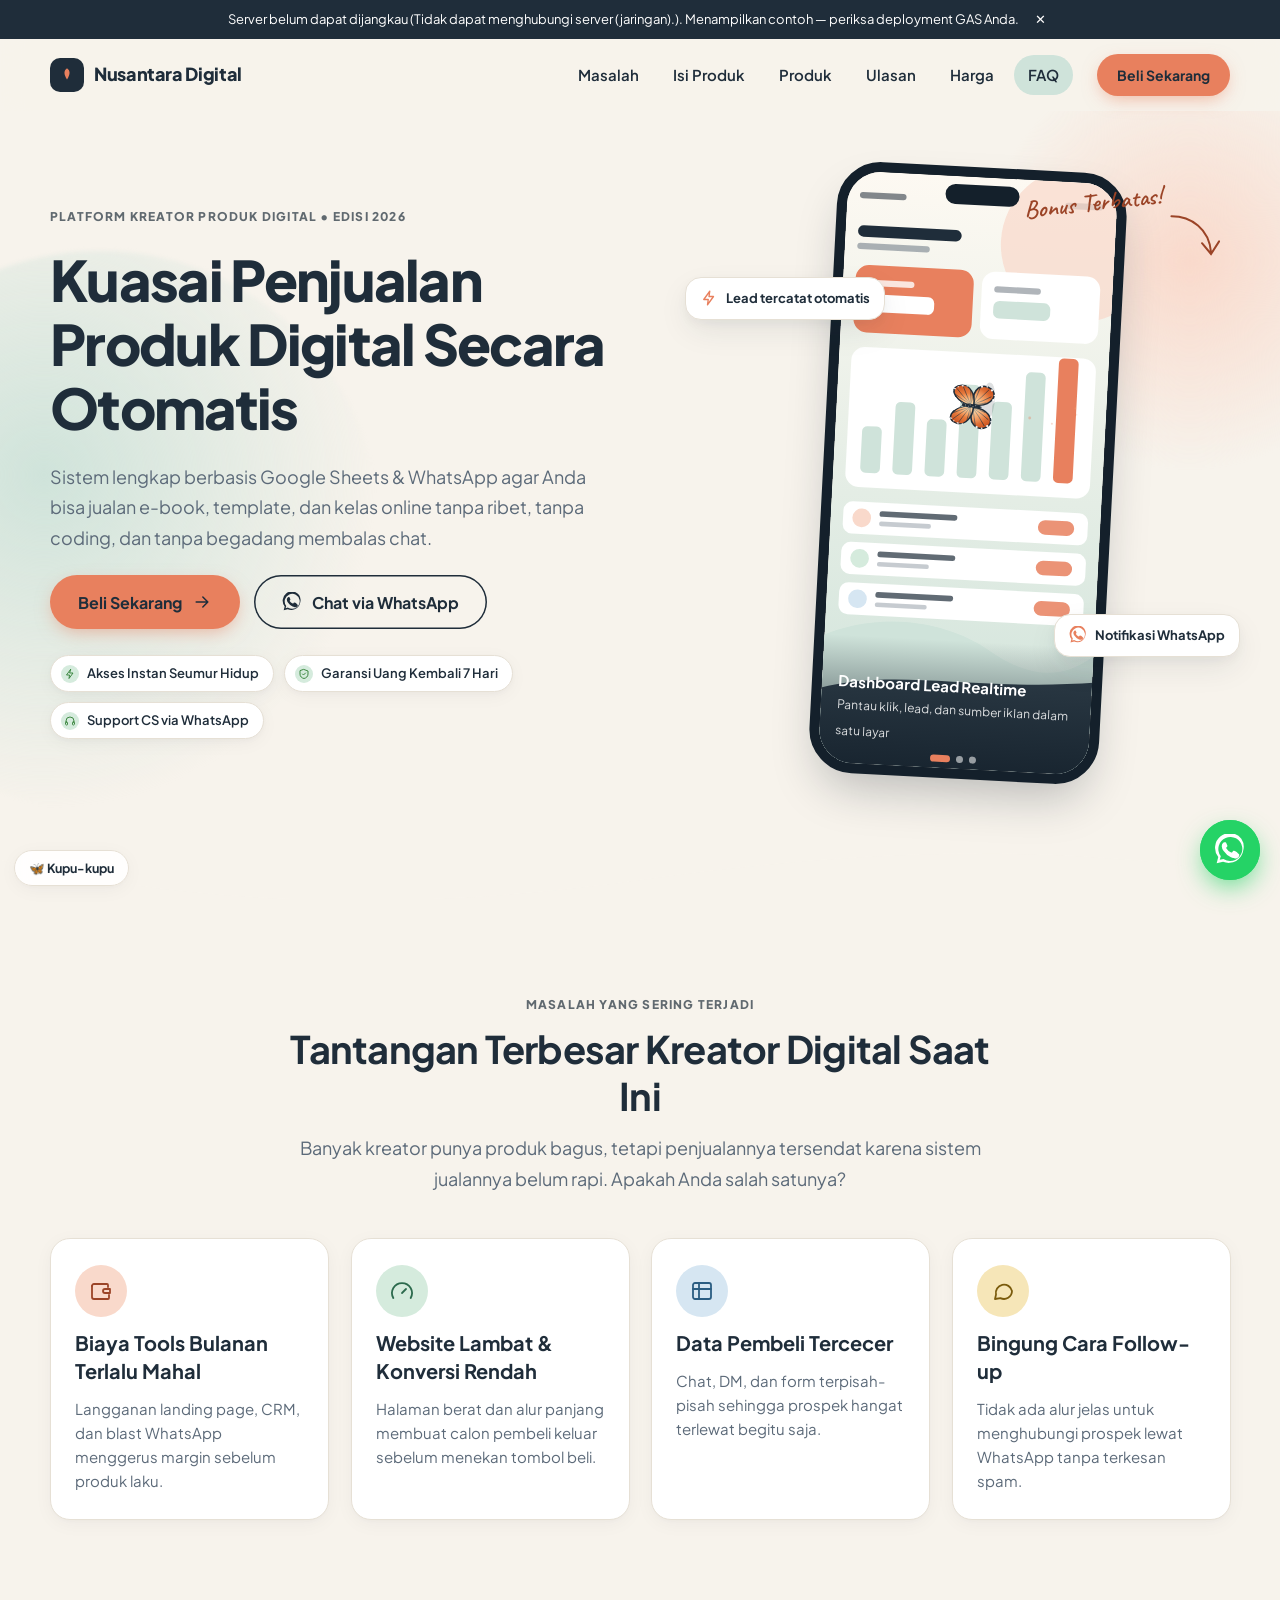
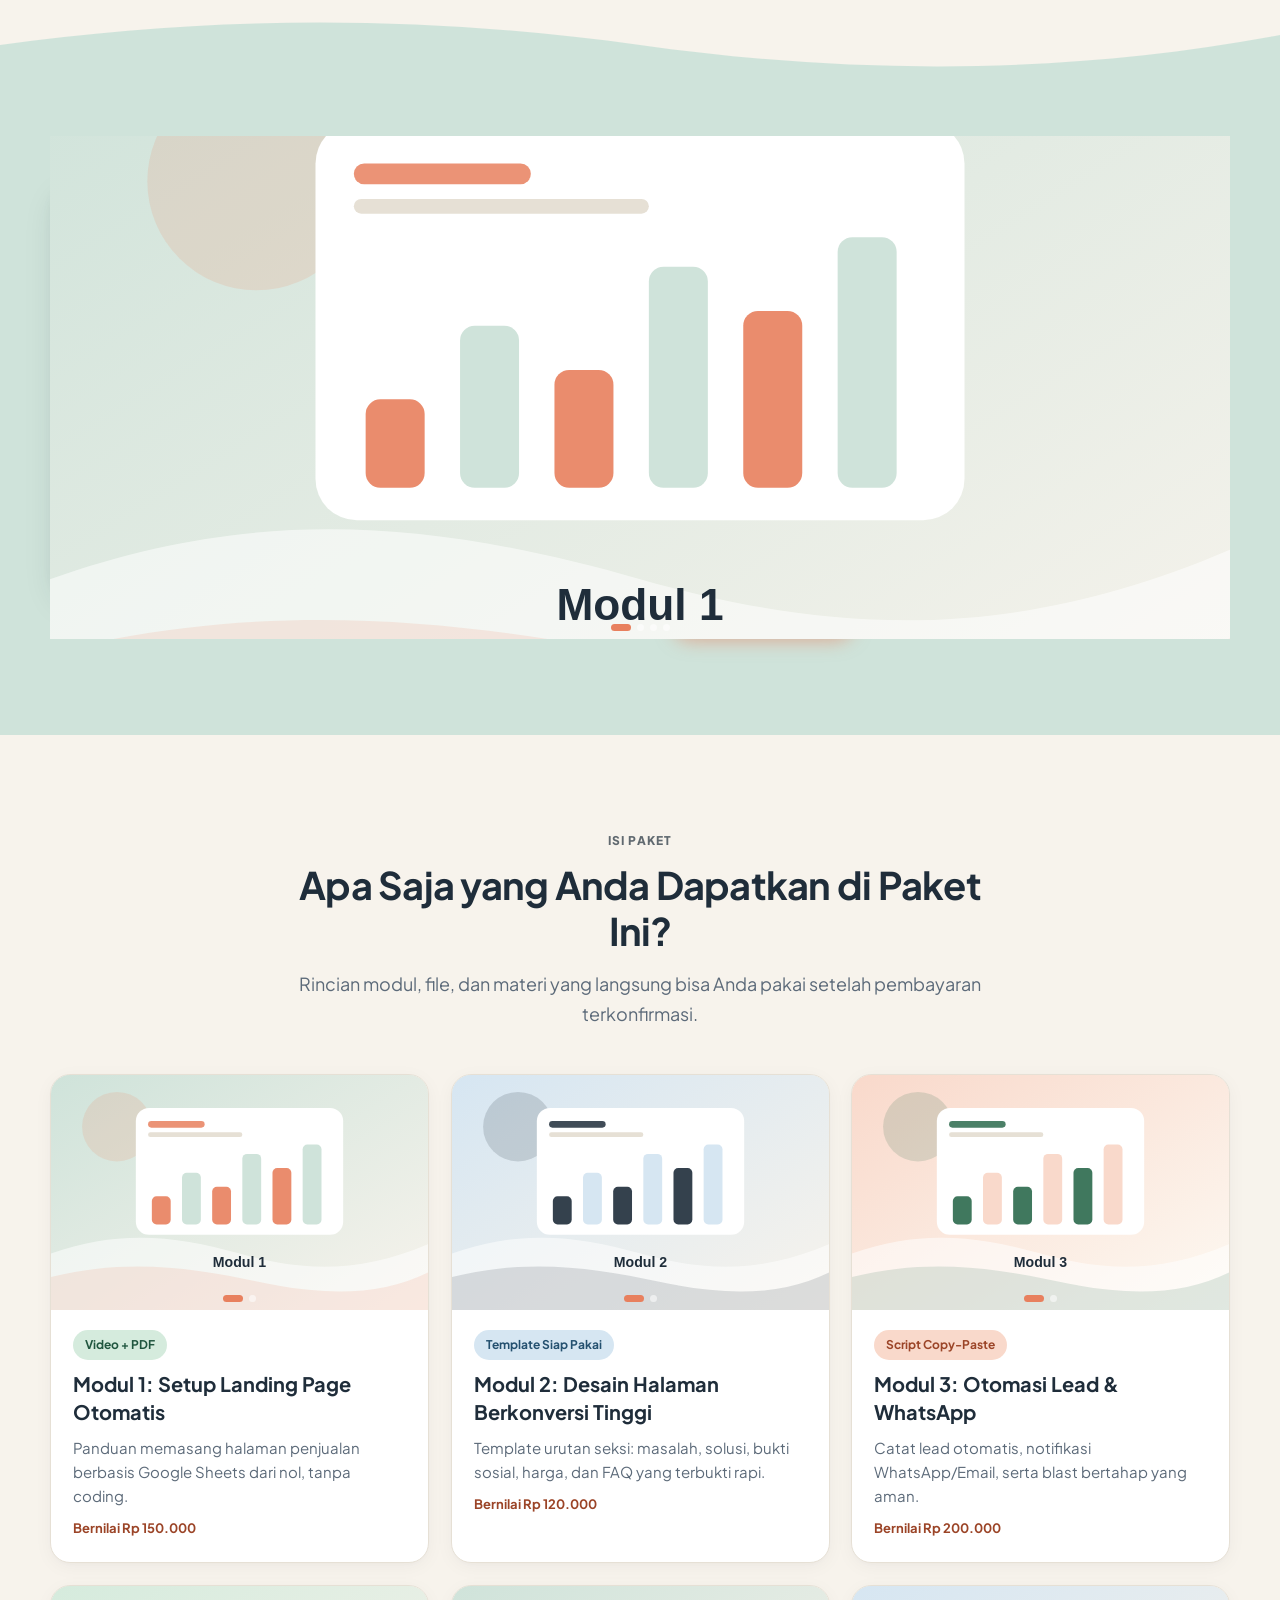
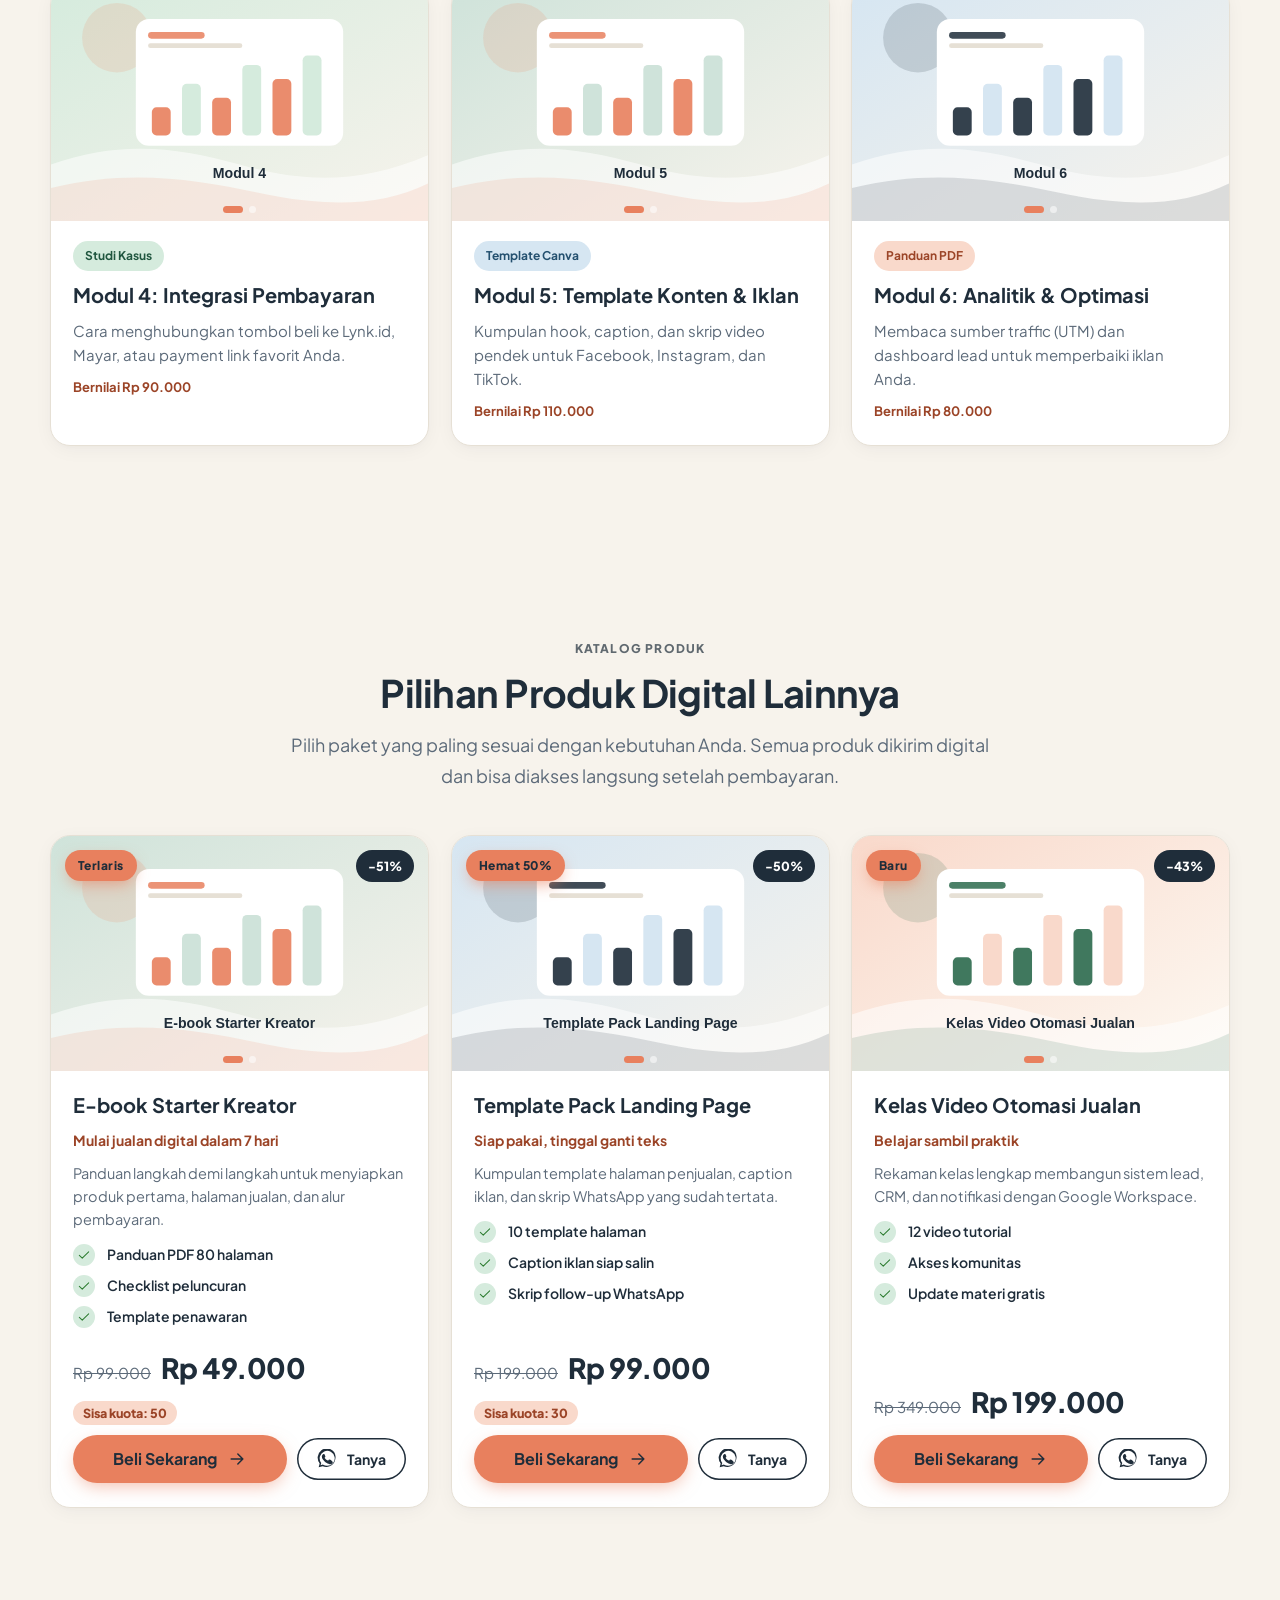
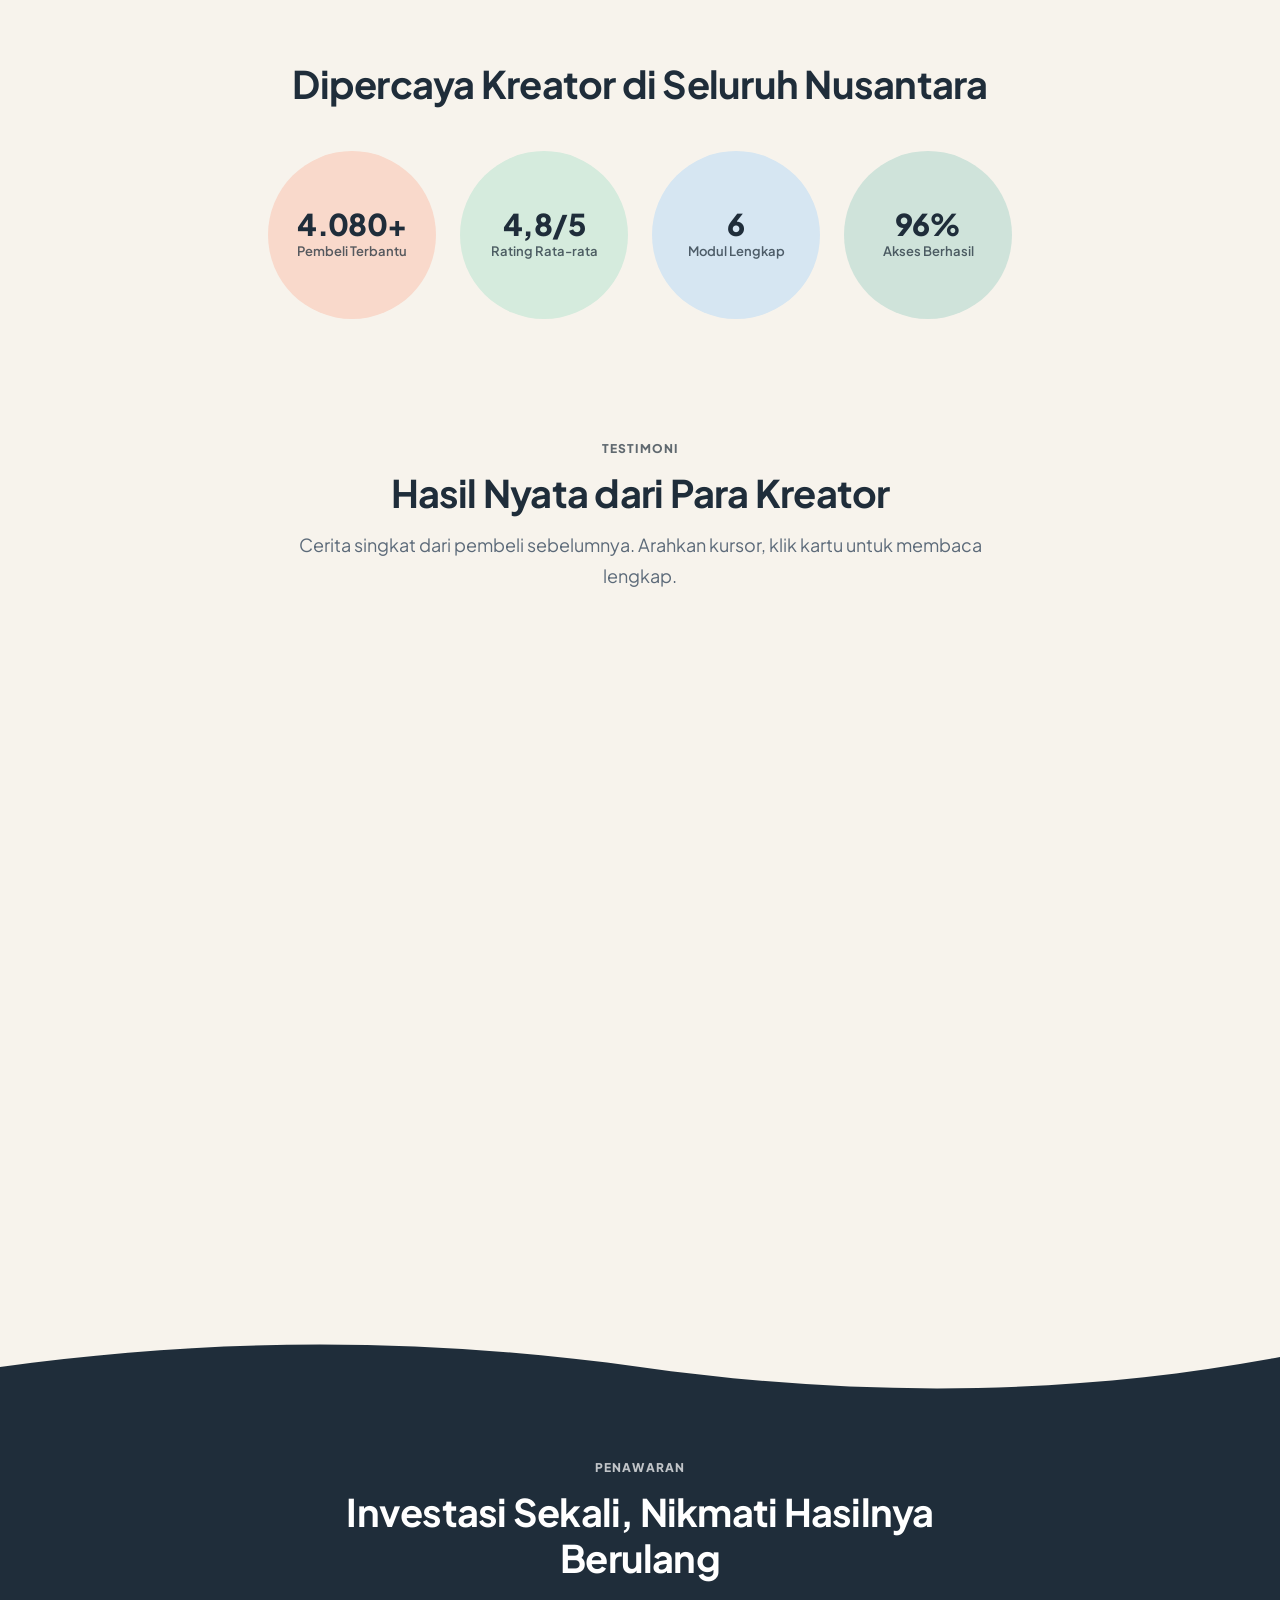
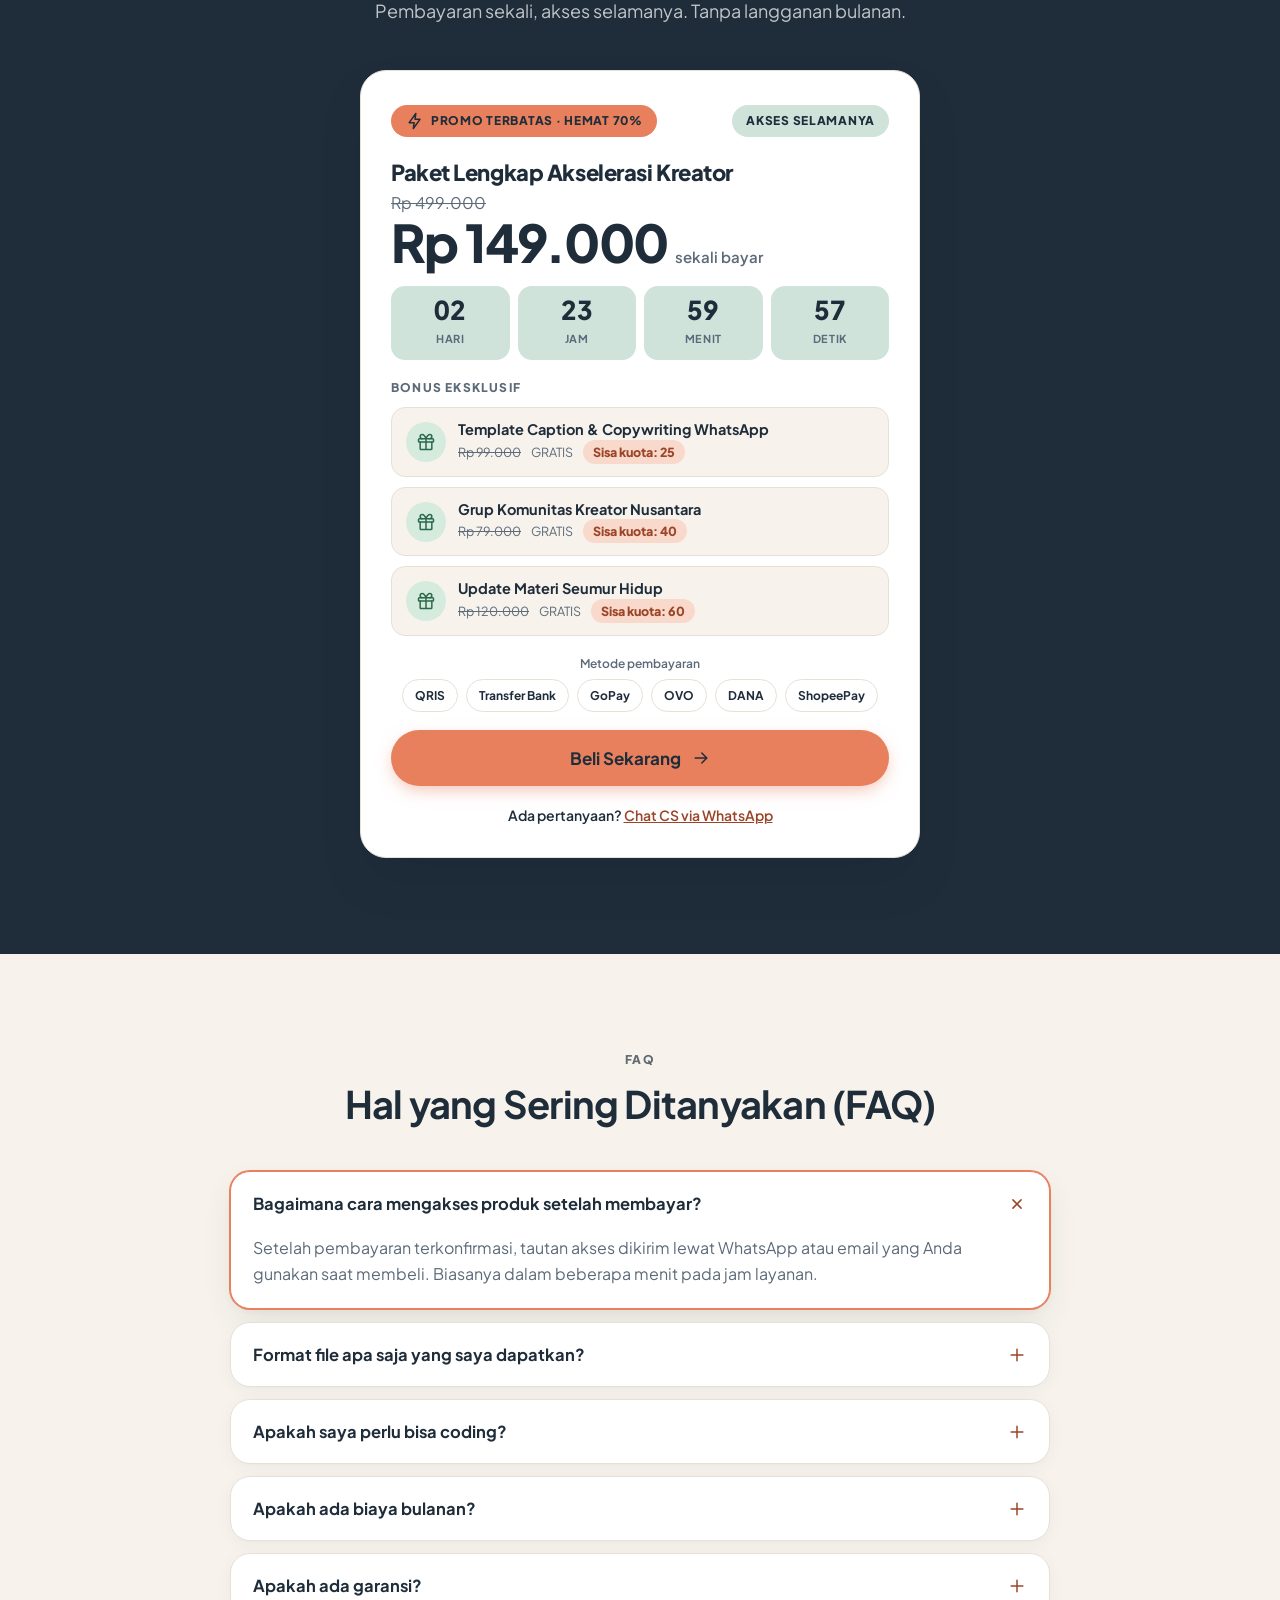
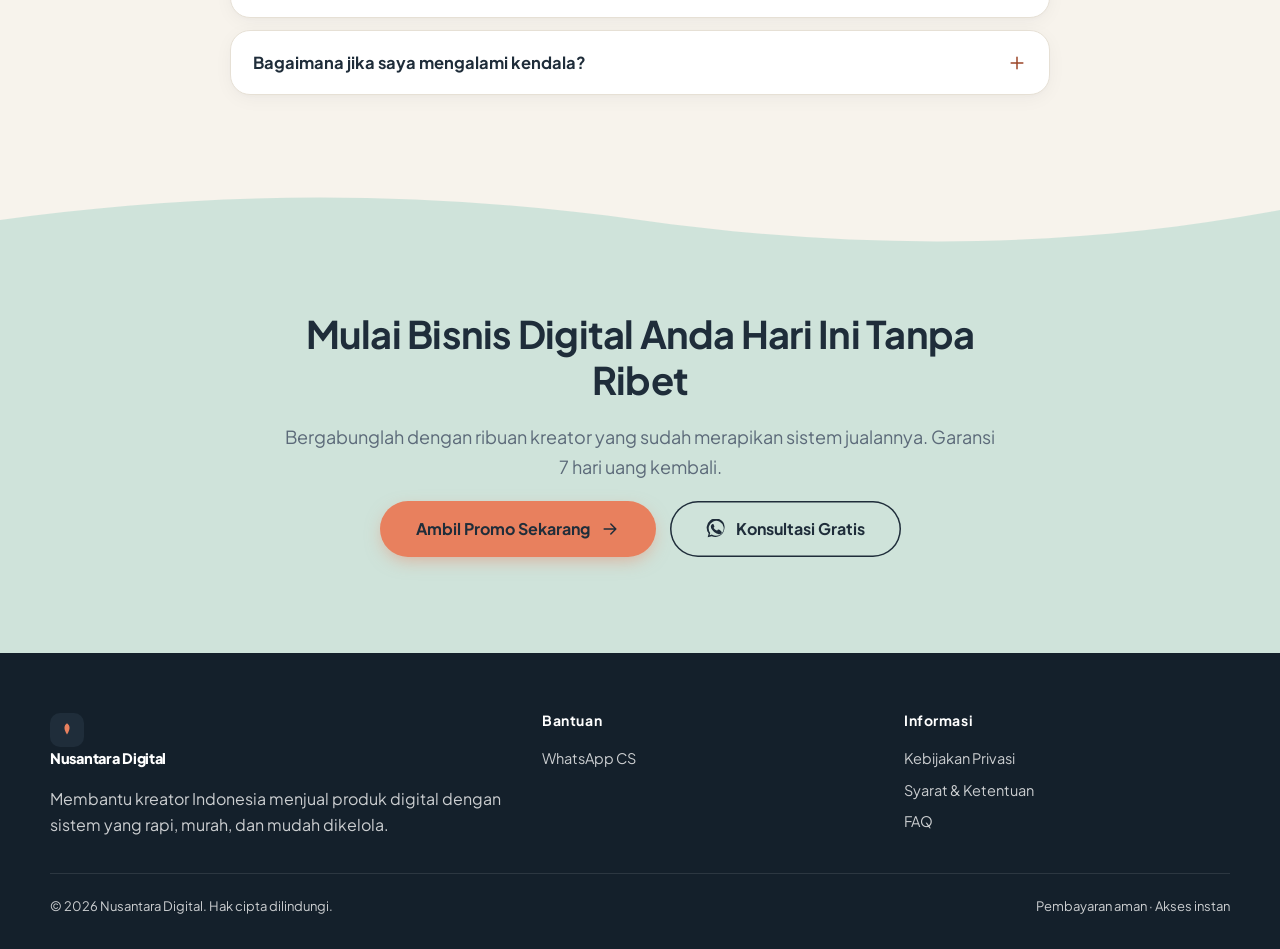
<file: index.html>
<!DOCTYPE html>
<html lang="id" data-ui="1.1">
<head>
<meta charset="utf-8">
<meta name="viewport" content="width=device-width, initial-scale=1, viewport-fit=cover">
<title>Nusantara Digital — Produk Digital untuk Kreator</title>
<meta name="description" content="Kuasai penjualan produk digital secara otomatis dengan landing page, Google Sheets, dan WhatsApp.">
<meta name="theme-color" content="#F7F3EC">
<meta property="og:type" content="website">
<meta property="og:title" content="Nusantara Digital — Produk Digital untuk Kreator">
<meta property="og:description" content="Kuasai penjualan produk digital secara otomatis dengan landing page, Google Sheets, dan WhatsApp.">
<link rel="icon" href="data:image/svg+xml,%3Csvg xmlns='http://www.w3.org/2000/svg' viewBox='0 0 64 64'%3E%3Crect width='64' height='64' rx='16' fill='%231F2D3A'/%3E%3Cpath d='M32 14c9 8 12 17 0 36C20 31 23 22 32 14z' fill='%23E8805E'/%3E%3C/svg%3E">
<link rel="preconnect" href="https://fonts.googleapis.com">
<link rel="preconnect" href="https://fonts.gstatic.com" crossorigin>
<link href="https://fonts.googleapis.com/css2?family=Caveat:wght@600&family=Plus+Jakarta+Sans:wght@400;500;600;700;800&display=swap" rel="stylesheet">
<link rel="stylesheet" href="css/style.css?v=1.1">
</head>
<body>

<!-- Sprite ikon (garis, gaya Lucide) -->
<svg width="0" height="0" style="position:absolute" aria-hidden="true">
  <defs>
    <symbol id="i-wallet" viewBox="0 0 24 24"><path d="M3 7a2 2 0 0 1 2-2h13a1 1 0 0 1 1 1v2"/><path d="M3 7v11a2 2 0 0 0 2 2h14a1 1 0 0 0 1-1v-3"/><path d="M21 10h-5a2 2 0 0 0 0 4h5z"/></symbol>
    <symbol id="i-gauge" viewBox="0 0 24 24"><path d="M12 14l4-4"/><path d="M3.3 19a10 10 0 1 1 17.4 0"/></symbol>
    <symbol id="i-table" viewBox="0 0 24 24"><rect x="3" y="4" width="18" height="16" rx="2"/><path d="M3 10h18M9 4v16"/></symbol>
    <symbol id="i-message" viewBox="0 0 24 24"><path d="M21 12a8 8 0 0 1-11.6 7.1L4 20l1-4.4A8 8 0 1 1 21 12z"/></symbol>
    <symbol id="i-check" viewBox="0 0 24 24"><path d="M4 12.5l5 5L20 6.5"/></symbol>
    <symbol id="i-gift" viewBox="0 0 24 24"><rect x="3" y="8" width="18" height="4" rx="1"/><path d="M12 8v13M5 12v8a1 1 0 0 0 1 1h12a1 1 0 0 0 1-1v-8"/><path d="M7.5 8a2.5 2.5 0 0 1 0-5C10 3 12 8 12 8s2-5 4.5-5a2.5 2.5 0 0 1 0 5"/></symbol>
    <symbol id="i-lock" viewBox="0 0 24 24"><rect x="4" y="11" width="16" height="10" rx="2"/><path d="M8 11V7a4 4 0 0 1 8 0v4"/></symbol>
    <symbol id="i-arrow" viewBox="0 0 24 24"><path d="M5 12h14M13 6l6 6-6 6"/></symbol>
    <symbol id="i-x" viewBox="0 0 24 24"><path d="M6 6l12 12M18 6L6 18"/></symbol>
    <symbol id="i-menu" viewBox="0 0 24 24"><path d="M4 7h16M4 12h16M4 17h16"/></symbol>
    <symbol id="i-plus" viewBox="0 0 24 24"><path d="M12 5v14M5 12h14"/></symbol>
    <symbol id="i-shield" viewBox="0 0 24 24"><path d="M12 3l8 3v6c0 5-3.5 8-8 9-4.5-1-8-4-8-9V6z"/><path d="M9 12l2 2 4-4"/></symbol>
    <symbol id="i-bolt" viewBox="0 0 24 24"><path d="M13 3L5 14h6l-1 7 8-11h-6z"/></symbol>
    <symbol id="i-headset" viewBox="0 0 24 24"><path d="M4 14v-2a8 8 0 0 1 16 0v2"/><rect x="3" y="14" width="4" height="6" rx="1.5"/><rect x="17" y="14" width="4" height="6" rx="1.5"/></symbol>
    <symbol id="i-star" viewBox="0 0 24 24"><path fill="currentColor" stroke="none" d="M12 2.5l2.9 6.2 6.6.8-4.9 4.6 1.3 6.7L12 17.5l-5.9 3.3 1.3-6.7L2.5 9.5l6.6-.8z"/></symbol>
    <symbol id="i-wa" viewBox="0 0 24 24"><path fill="currentColor" stroke="none" d="M20.5 3.5A11 11 0 0 0 3.2 17.3L2 22l4.8-1.2A11 11 0 0 0 22 12a10.9 10.9 0 0 0-1.5-8.5zM12 20.2a9 9 0 0 1-4.6-1.3l-.3-.2-2.8.7.8-2.7-.2-.3A9 9 0 1 1 12 20.2zm5-6.7c-.3-.1-1.6-.8-1.9-.9s-.5-.1-.7.1-.8.9-.9 1.1-.3.2-.6.1a7.4 7.4 0 0 1-3.7-3.2c-.3-.5.3-.5.8-1.5a.6.6 0 0 0 0-.5l-.9-2.1c-.2-.5-.5-.5-.7-.5h-.6a1.2 1.2 0 0 0-.9.4 3.7 3.7 0 0 0-1.1 2.7 6.4 6.4 0 0 0 1.3 3.4 14.6 14.6 0 0 0 5.6 4.9c2.1.9 2.9 1 3.9.8a3.2 3.2 0 0 0 2.1-1.5 2.6 2.6 0 0 0 .2-1.5c-.1-.1-.3-.2-.6-.4z"/></symbol>
    <symbol id="i-quote" viewBox="0 0 24 24"><path fill="currentColor" stroke="none" d="M7 7h4v4c0 3-1.5 5-4 6l-1-1.8c1.4-.7 2-1.7 2-3.2H7zm8 0h4v4c0 3-1.5 5-4 6l-1-1.8c1.4-.7 2-1.7 2-3.2h-1z"/></symbol>
  </defs>
</svg>

<a class="skip" href="#main">Lewati ke konten</a>
<div id="demoBanner" class="demo-banner" hidden></div>

<!-- NAVBAR -->
<header class="nav" id="nav">
  <div class="wrap nav-in">
    <a class="logo" href="#beranda" id="logo" aria-label="Beranda"><span class="logo-mark"><svg viewBox="0 0 24 24" width="18" height="18"><path d="M12 3c4 3 5 7 0 15C7 10 8 6 12 3z" fill="currentColor"/></svg></span><span id="logoText">Nusantara Digital</span></a>
    <nav class="nav-links" aria-label="Menu utama">
      <a href="#masalah" data-sec="masalah">Masalah</a><a href="#isi" data-sec="isi">Isi Produk</a><a href="#katalog" data-sec="katalog">Produk</a><a href="#video" data-sec="video">Video</a><a href="#ulasan" data-sec="ulasan">Ulasan</a><a href="#harga" data-sec="harga">Harga</a><a href="#faq" data-sec="faq">FAQ</a>
    </nav>
    <button class="btn btn-cta btn-sm nav-cta" data-buy="header" type="button"><span class="btn-label">Beli Sekarang</span></button>
    <button class="burger" id="burger" type="button" aria-label="Buka menu" aria-expanded="false"><svg class="ic"><use href="#i-menu"/></svg></button>
  </div>
</header>
<div class="drawer" id="drawer" hidden>
  <nav aria-label="Menu seluler">
    <a href="#masalah" data-sec="masalah">Masalah</a><a href="#isi" data-sec="isi">Isi Produk</a><a href="#katalog" data-sec="katalog">Produk</a><a href="#video" data-sec="video">Video</a><a href="#ulasan" data-sec="ulasan">Ulasan</a><a href="#harga" data-sec="harga">Harga</a><a href="#faq" data-sec="faq">FAQ</a>
    <button class="btn btn-cta" data-buy="drawer" type="button"><span class="btn-label">Beli Sekarang</span></button>
  </nav>
</div>

<main id="main">
  <!-- HERO -->
  <section class="hero" id="beranda">
    <div class="blob b1"></div><div class="blob b2"></div>
    <div class="wrap hero-grid">
      <div class="hero-copy" id="heroCopy">
        <div class="sk sk-s"></div><div class="sk sk-l"></div><div class="sk sk-l"></div><div class="sk sk-m"></div>
      </div>
      <div class="hero-visual" id="heroVisual">
        <div class="device"><div class="device-notch"></div><div class="slideshow" id="heroSlides" data-ratio="hero"></div></div>
      </div>
    </div>
    <svg class="wave" viewBox="0 0 1440 80" preserveAspectRatio="none" aria-hidden="true"><path d="M0 40c240 50 480 50 720 20s480-40 720 0v20H0z" fill="var(--cream)"/></svg>
  </section>

  <section class="sec" id="masalah"><div class="wrap" id="masalahRoot"></div></section>

  <section class="sec sage has-wave" id="solusi">
    <svg class="wave top" viewBox="0 0 1440 60" preserveAspectRatio="none" aria-hidden="true"><path d="M0 0h1440v20c-240 40-480 40-720 10S240 0 0 30z" fill="var(--cream)"/></svg>
    <div class="wrap" id="solusiRoot"></div>
  </section>

  <section class="sec" id="isi"><div class="wrap" id="isiRoot"></div></section>
  <section class="sec" id="katalog" hidden><div class="wrap" id="katalogRoot"></div></section>

  <section class="sec sage has-wave" id="video" hidden>
    <svg class="wave top" viewBox="0 0 1440 60" preserveAspectRatio="none" aria-hidden="true"><path d="M0 0h1440v20c-240 40-480 40-720 10S240 0 0 30z" fill="var(--cream)"/></svg>
    <div class="wrap" id="videoRoot"></div>
  </section>

  <section class="sec tight" id="statistik"><div class="wrap" id="statRoot"></div></section>
  <section class="sec" id="ulasan"><div class="wrap" id="ulasanRoot"></div></section>

  <section class="sec dark has-wave" id="harga">
    <svg class="wave top" viewBox="0 0 1440 60" preserveAspectRatio="none" aria-hidden="true"><path d="M0 0h1440v20c-240 40-480 40-720 10S240 0 0 30z" fill="var(--cream)"/></svg>
    <div class="wrap" id="hargaRoot"></div>
  </section>

  <section class="sec" id="faq"><div class="wrap narrow" id="faqRoot"></div></section>

  <section class="sec sage cta-final has-wave" id="cta">
    <svg class="wave top" viewBox="0 0 1440 60" preserveAspectRatio="none" aria-hidden="true"><path d="M0 0h1440v20c-240 40-480 40-720 10S240 0 0 30z" fill="var(--cream)"/></svg>
    <div class="wrap" id="ctaRoot"></div>
  </section>
</main>

<footer class="footer" id="footer"><div class="wrap" id="footerRoot"></div></footer>

<!-- Elemen mengambang -->
<a class="wa-float" id="waFloat" href="#" target="_blank" rel="noopener" aria-label="Chat WhatsApp CS" hidden>
  <span class="wa-ring"></span><svg class="ic"><use href="#i-wa"/></svg><span class="wa-tip">Chat CS</span>
</a>
<div class="sticky-bar" id="stickyBar" hidden>
  <div class="sticky-price"><s id="stickyOld"></s><b id="stickyNow"></b></div>
  <button class="btn btn-cta" data-buy="sticky" type="button"><span class="btn-label">Beli Sekarang</span></button>
  <a class="btn-wa-round" id="stickyWa" href="#" target="_blank" rel="noopener" aria-label="Chat WhatsApp"><svg class="ic"><use href="#i-wa"/></svg></a>
</div>
<button class="bf-toggle" id="bfToggle" type="button" aria-pressed="true" title="Nyalakan/matikan kupu-kupu" hidden>🦋 <span>Kupu-kupu</span></button>
<div class="toast" id="toast" role="status" aria-live="polite"></div>

<!-- MODAL: lead -->
<div class="modal" id="leadModal" hidden role="dialog" aria-modal="true" aria-labelledby="leadTitle">
  <div class="modal-bg" data-close></div>
  <div class="modal-card" id="leadCard">
    <button class="modal-x" type="button" data-close aria-label="Tutup"><svg class="ic"><use href="#i-x"/></svg></button>
    <div id="leadStepForm">
      <h3 id="leadTitle"><i class="dot"></i>Lanjutkan Pemesanan</h3>
      <p class="muted sm">Data ini digunakan untuk pengiriman akses materi &amp; konfirmasi pembayaran.</p>
      <p class="note prod-note" id="leadProd" hidden></p>
      <form id="leadForm" novalidate autocomplete="on">
        <label class="fld"><span>Nama Lengkap <em class="ok" id="okNama" hidden><svg class="ic"><use href="#i-check"/></svg> Terisi benar</em></span>
          <input id="fNama" name="nama" type="text" autocomplete="name" maxlength="80" placeholder="Contoh: Ahmad Rizki" required></label>
        <label class="fld"><span>Nomor WhatsApp <em class="ok" id="okWa" hidden><svg class="ic"><use href="#i-check"/></svg> Valid</em></span>
          <input id="fWa" name="wa" type="tel" inputmode="tel" autocomplete="tel" maxlength="16" placeholder="Contoh: 081234567890" required></label>
        <input class="hp" type="text" name="website" id="fHp" tabindex="-1" autocomplete="off" aria-hidden="true">
        <p class="err" id="leadErr" role="alert" hidden></p>
        <button class="btn btn-cta btn-block" id="btnPay" type="submit"><span class="btn-label">Lanjut ke Pembayaran Otomatis</span><svg class="ic"><use href="#i-arrow"/></svg></button>
        <button class="btn btn-soft btn-block" id="btnWa" type="button"><svg class="ic"><use href="#i-wa"/></svg><span class="btn-label">Order &amp; Chat via WhatsApp CS</span></button>
        <button class="link-skip" id="btnSkip" type="button">Lewati dan langsung ke pembayaran (tanpa simpan kontak)</button>
        <p class="note"><svg class="ic"><use href="#i-lock"/></svg> Data Anda hanya dipakai untuk konfirmasi pesanan. <a href="#" data-info="privasi">Kebijakan Privasi</a></p>
      </form>
    </div>
    <div id="leadStepGo" hidden>
      <div class="go-ic"><svg class="ic"><use href="#i-check"/></svg></div>
      <h3 id="goTitle">Terima kasih!</h3>
      <p class="muted" id="goText">Anda sedang diarahkan…</p>
      <div class="bar"><i id="goBar"></i></div>
      <a class="btn btn-cta btn-block" id="goBtn" href="#"><span class="btn-label">Buka Sekarang</span></a>
      <p class="sm muted">Klik tombol di atas jika halaman tidak berpindah otomatis.</p>
    </div>
  </div>
</div>

<!-- MODAL: testimoni -->
<div class="modal" id="tModal" hidden role="dialog" aria-modal="true" aria-labelledby="tName">
  <div class="modal-bg" data-close></div>
  <div class="modal-card wide" id="tCard"><button class="modal-x" type="button" data-close aria-label="Tutup"><svg class="ic"><use href="#i-x"/></svg></button><div id="tBody"></div></div>
</div>

<!-- MODAL: info (privasi/syarat) -->
<div class="modal" id="iModal" hidden role="dialog" aria-modal="true" aria-labelledby="iTitle">
  <div class="modal-bg" data-close></div>
  <div class="modal-card"><button class="modal-x" type="button" data-close aria-label="Tutup"><svg class="ic"><use href="#i-x"/></svg></button><h3 id="iTitle"></h3><p id="iText" class="muted"></p></div>
</div>

<canvas id="butterfly" aria-hidden="true"></canvas>
<noscript><p style="padding:24px;text-align:center">Aktifkan JavaScript untuk melihat halaman ini.</p></noscript>

<script src="js/config.js?v=1.1"></script>
<script src="js/demo-data.js?v=1.1"></script>
<script src="js/api.js?v=1.1"></script>
<script src="js/effects.js?v=1.1"></script>
<script src="js/app.js?v=1.1"></script>
</body>
</html>
</file>
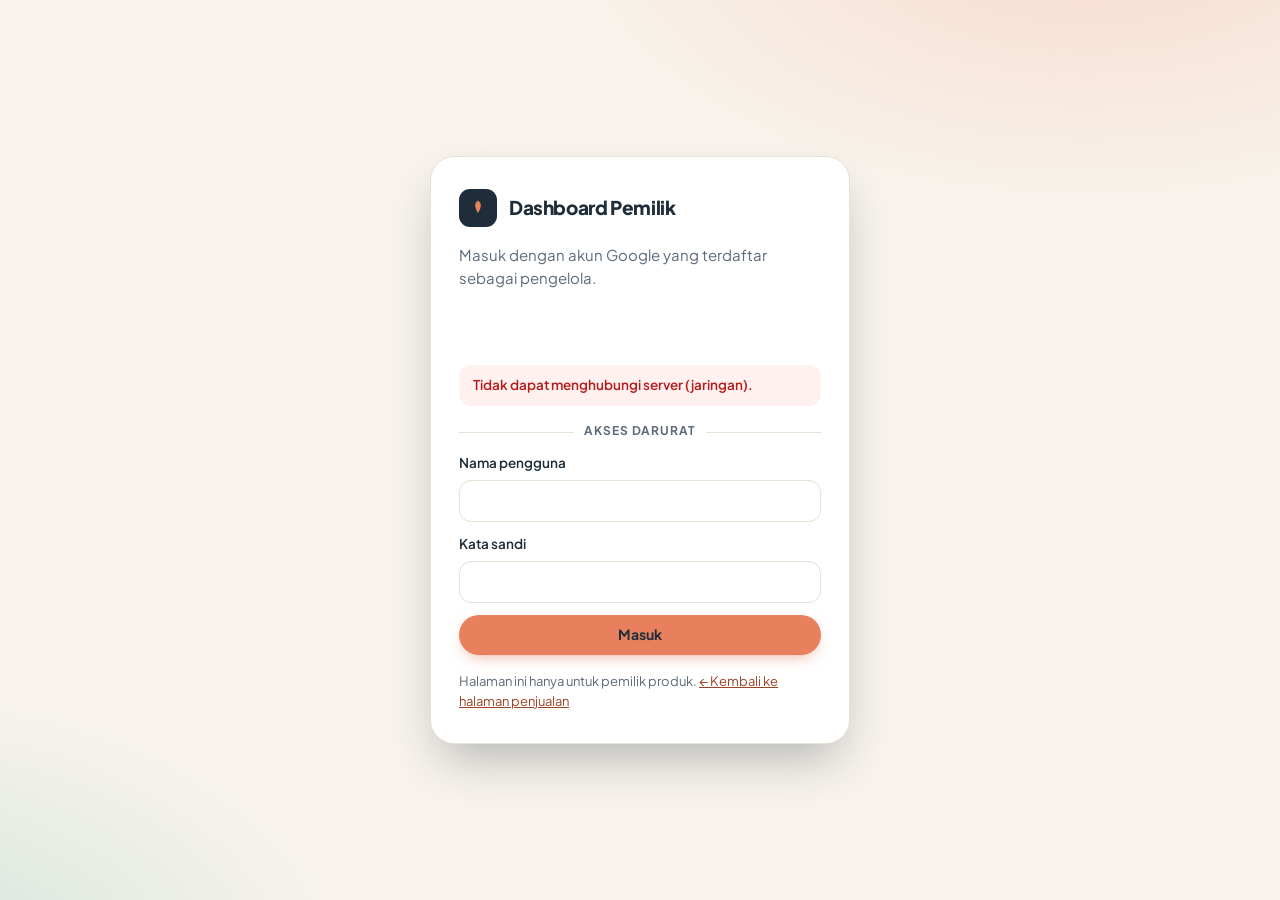
<file: admin.html>
<!DOCTYPE html>
<html lang="id" data-ui="1.1">
<head>
<meta charset="utf-8">
<meta name="viewport" content="width=device-width, initial-scale=1, viewport-fit=cover">
<meta name="robots" content="noindex,nofollow">
<title>Dashboard Pemilik — Nusantara Digital</title>
<link rel="icon" href="data:image/svg+xml,%3Csvg xmlns='http://www.w3.org/2000/svg' viewBox='0 0 64 64'%3E%3Crect width='64' height='64' rx='16' fill='%231F2D3A'/%3E%3Cpath d='M32 14c9 8 12 17 0 36C20 31 23 22 32 14z' fill='%23E8805E'/%3E%3C/svg%3E">
<link rel="preconnect" href="https://fonts.googleapis.com">
<link rel="preconnect" href="https://fonts.gstatic.com" crossorigin>
<link href="https://fonts.googleapis.com/css2?family=Plus+Jakarta+Sans:wght@400;500;600;700;800&display=swap" rel="stylesheet">
<link rel="stylesheet" href="css/admin.css?v=1.1">
</head>
<body>
<div id="verWarn" hidden style="position:fixed;top:0;left:0;right:0;z-index:300;background:#BA1A1A;color:#fff;padding:12px 16px;font:600 14px/1.5 system-ui,sans-serif;text-align:center"></div>

<!-- ===== MASUK ===== -->
<section class="login" id="login">
  <div class="login-card">
    <div class="logo"><span class="logo-mark"><svg viewBox="0 0 24 24" width="20" height="20"><path d="M12 3c4 3 5 7 0 15C7 10 8 6 12 3z" fill="currentColor"/></svg></span><span>Dashboard Pemilik</span></div>
    <p class="muted">Masuk dengan akun Google yang terdaftar sebagai pengelola.</p>
    <div id="gbtn" class="gbtn"></div>
    <p class="err" id="loginInfo" hidden></p>
    <form id="darForm" class="dar" hidden autocomplete="off">
      <div class="div"><span>Akses darurat</span></div>
      <label class="fld"><span>Nama pengguna</span><input id="darUser" autocomplete="username" required></label>
      <label class="fld"><span>Kata sandi</span><input id="darPass" type="password" autocomplete="current-password" required></label>
      <button class="btn btn-primary btn-block" type="submit">Masuk</button>
    </form>
    <p class="sm muted">Halaman ini hanya untuk pemilik produk. <a href="index.html">← Kembali ke halaman penjualan</a></p>
  </div>
</section>

<!-- ===== APLIKASI ===== -->
<div class="app" id="app" hidden>
  <aside class="side" id="side">
    <div class="logo"><span class="logo-mark"><svg viewBox="0 0 24 24" width="18" height="18"><path d="M12 3c4 3 5 7 0 15C7 10 8 6 12 3z" fill="currentColor"/></svg></span><div><b>Nusantara</b><small>OWNER PORTAL</small></div></div>
    <nav>
      <small class="nav-t">MANAJEMEN</small>
      <button data-go="ringkasan" class="on"><svg class="ic"><use href="#d-grid"/></svg>Ringkasan</button>
      <button data-go="leads"><svg class="ic"><use href="#d-users"/></svg>Data Leads <i class="cnt" id="cntLeads" hidden></i></button>
      <button data-go="crm"><svg class="ic"><use href="#d-book"/></svg>CRM Kontak</button>
      <button data-go="produk" data-owner><svg class="ic"><use href="#d-box"/></svg>Produk &amp; Video</button>
      <button data-go="wa"><svg class="ic"><use href="#d-send"/></svg>WhatsApp &amp; Notifikasi</button>
      <button data-go="pengaturan"><svg class="ic"><use href="#d-sliders"/></svg>Pengaturan Konten</button>
      <button data-go="migrasi" data-owner><svg class="ic"><use href="#d-db"/></svg>Migrasi Data</button>
    </nav>
    <div class="side-foot">
      <div class="status"><i></i> Landing page aktif</div>
      <div class="ver" id="verInfo" aria-live="polite"></div>
      <a href="index.html" target="_blank" rel="noopener"><svg class="ic"><use href="#d-link"/></svg>Lihat halaman penjualan</a>
      <button id="btnLogout"><svg class="ic"><use href="#d-out"/></svg>Keluar</button>
    </div>
  </aside>
  <div class="scrim" id="scrim" hidden></div>
  <div class="main">
    <header class="top">
      <button class="menu" id="menuBtn" aria-label="Menu"><svg class="ic"><use href="#d-menu"/></svg></button>
      <div class="top-t"><span class="pill ok">OWNER VIEW</span><h1 id="pageTitle">Ringkasan</h1></div>
      <div class="top-r"><span class="cache" id="cacheInfo" hidden></span><div class="who"><b id="whoName">-</b><small id="whoRole">-</small></div></div>
    </header>
    <main id="view" class="view" aria-live="polite"></main>
  </div>
</div>

<div class="drawer" id="drawer" hidden><div class="drawer-bg" data-x></div><aside class="drawer-card"><button class="x" data-x aria-label="Tutup">✕</button><div id="drawerBody"></div></aside></div>
<div class="toast" id="toast" role="status" aria-live="polite"></div>

<svg width="0" height="0" style="position:absolute" aria-hidden="true"><defs>
  <symbol id="d-grid" viewBox="0 0 24 24"><rect x="3" y="3" width="7" height="7" rx="1.5"/><rect x="14" y="3" width="7" height="7" rx="1.5"/><rect x="3" y="14" width="7" height="7" rx="1.5"/><rect x="14" y="14" width="7" height="7" rx="1.5"/></symbol>
  <symbol id="d-users" viewBox="0 0 24 24"><circle cx="9" cy="8" r="3.5"/><path d="M2.5 20c0-3.6 2.9-6 6.5-6s6.5 2.4 6.5 6"/><path d="M16 4.6a3.5 3.5 0 0 1 0 6.8M18 14.4c2.2.7 3.5 2.6 3.5 5.6"/></symbol>
  <symbol id="d-book" viewBox="0 0 24 24"><path d="M4 5a2 2 0 0 1 2-2h13v16H6a2 2 0 0 0-2 2z"/><path d="M4 21V5M9 8h6M9 12h6"/></symbol>
  <symbol id="d-send" viewBox="0 0 24 24"><path d="M21 3L10 14M21 3l-7 18-4-7-7-4z"/></symbol>
  <symbol id="d-sliders" viewBox="0 0 24 24"><path d="M4 7h10M18 7h2M4 17h2M10 17h10"/><circle cx="16" cy="7" r="2"/><circle cx="8" cy="17" r="2"/></symbol>
  <symbol id="d-db" viewBox="0 0 24 24"><ellipse cx="12" cy="5.5" rx="8" ry="3"/><path d="M4 5.5v13c0 1.7 3.6 3 8 3s8-1.3 8-3v-13M4 12c0 1.7 3.6 3 8 3s8-1.3 8-3"/></symbol>
  <symbol id="d-link" viewBox="0 0 24 24"><path d="M10 14a4 4 0 0 0 5.7 0l3-3a4 4 0 0 0-5.7-5.7l-1 1M14 10a4 4 0 0 0-5.7 0l-3 3a4 4 0 0 0 5.7 5.7l1-1"/></symbol>
  <symbol id="d-out" viewBox="0 0 24 24"><path d="M9 4H5a1 1 0 0 0-1 1v14a1 1 0 0 0 1 1h4M16 8l4 4-4 4M20 12H9"/></symbol>
  <symbol id="d-box" viewBox="0 0 24 24"><path d="M21 8l-9-5-9 5v8l9 5 9-5z"/><path d="M3 8l9 5 9-5M12 13v8"/></symbol>
  <symbol id="d-menu" viewBox="0 0 24 24"><path d="M4 7h16M4 12h16M4 17h16"/></symbol>
</defs></svg>

<script src="js/config.js?v=1.1"></script>
<script src="js/api.js?v=1.1"></script>
<script src="js/admin.js?v=1.1"></script>
<script>
/* Pemeriksa versi: admin.html (ini) harus sepasang dengan js/admin.js. Jika berkas JS yang termuat lama/tidak sinkron → peringatan jelas. */
addEventListener('load', function () {
  var need = document.documentElement.getAttribute('data-ui'), got = window.__UI_VERSION;
  if (got === need) return;
  var b = document.getElementById('verWarn'); b.hidden = false;
  b.innerHTML = '<b>Berkas dashboard tidak sinkron.</b> Halaman ini versi ' + need + ', tetapi <code>js/admin.js</code> yang termuat ' + (got ? 'versi ' + got : 'adalah versi lama') + '. Tekan <b>Ctrl+Shift+R</b> (Mac: Cmd+Shift+R). Jika tetap, pastikan <code>js/admin.js</code> terbaru sudah di-<i>push</i> ke GitHub.';
});
</script>
</body>
</html>
</file>
<file: css/style.css>
/* ============================================================
   style.css — Landing page · "Warm Organic Fintech" (DESIGN.md)
   Cream #F7F3EC · Sage #CFE3DA · Slate #1F2D3A · Coral #E8805E
   ============================================================ */
:root {
  --cream: #F7F3EC; --paper: #FDF9F2; --white: #fff; --sage: #CFE3DA; --slate: #1F2D3A; --slate-d: #14202B;
  --coral: #E8805E; --coral-h: #D8704E; --coral-ink: #9B4427; --muted: #5C6A79; --line: #E6E0D5;
  --peach: #F9D9CB; --mint: #D5EBDD; --sky: #D6E6F2; --ok: #2E7D32; --err: #BA1A1A;
  --r: 20px; --pill: 9999px;
  --sh1: 0 4px 20px -2px rgba(31,45,58,.05), 0 2px 6px -1px rgba(31,45,58,.03);
  --sh2: 0 12px 32px -4px rgba(31,45,58,.10), 0 4px 12px -2px rgba(31,45,58,.05);
  --sh3: 0 24px 48px -12px rgba(20,32,43,.28);
  --font: 'Plus Jakarta Sans', system-ui, -apple-system, 'Segoe UI', Roboto, sans-serif;
  --script: 'Caveat', 'Segoe Script', cursive;
  --safe-b: env(safe-area-inset-bottom, 0px);
}
*, *::before, *::after { box-sizing: border-box; }
[hidden] { display: none !important; }
html { scroll-behavior: smooth; scroll-padding-top: 84px; -webkit-text-size-adjust: 100%; }
body { margin: 0; font: 400 16px/1.6 var(--font); color: var(--slate); background: var(--cream); overflow-x: hidden; }
img, svg { max-width: 100%; display: block; }
a { color: inherit; }
h1, h2, h3, h4, p { margin: 0; }
button { font: inherit; color: inherit; cursor: pointer; }
.ic { width: 20px; height: 20px; fill: none; stroke: currentColor; stroke-width: 1.8; stroke-linecap: round; stroke-linejoin: round; flex: none; }
.wrap { width: min(1180px, 100% - 40px); margin-inline: auto; position: relative; }
.wrap.narrow { width: min(820px, 100% - 40px); }
.skip { position: absolute; left: -999px; top: 8px; background: var(--slate); color: #fff; padding: 8px 14px; border-radius: 8px; z-index: 10000; }
.skip:focus { left: 8px; }
.muted { color: var(--muted); } .sm { font-size: 14px; }
:focus-visible { outline: 2px solid var(--coral); outline-offset: 3px; border-radius: 8px; }

/* ---------- Tipografi ---------- */
.eyebrow { font-size: 12px; font-weight: 800; letter-spacing: .1em; text-transform: uppercase; color: rgba(31,45,58,.7); }
.h1 { font-size: clamp(34px, 5.4vw, 56px); line-height: 1.14; font-weight: 800; letter-spacing: -.03em; }
.h2 { font-size: clamp(27px, 3.6vw, 38px); line-height: 1.22; font-weight: 700; letter-spacing: -.02em; }
.h3 { font-size: 20px; line-height: 1.4; font-weight: 700; }
.lead { font-size: clamp(16px, 1.6vw, 18px); line-height: 1.7; color: var(--muted); }
.script { font-family: var(--script); font-weight: 600; font-size: 25px; color: var(--coral-ink); transform: rotate(-6deg); display: inline-block; line-height: 1; }
.sec-head { text-align: center; max-width: 700px; margin: 0 auto 44px; display: grid; gap: 12px; }
.sec-head .lead { margin-top: 2px; }
.dark .sec-head .eyebrow, .dark .sec-head .lead { color: rgba(255,255,255,.72); }

/* ---------- Tombol: berkilau & menyala ---------- */
.btn { position: relative; isolation: isolate; overflow: hidden; display: inline-flex; align-items: center; justify-content: center; gap: 10px; min-height: 48px; padding: 0 28px; border: 0; border-radius: var(--pill); font-weight: 700; font-size: 16px; text-decoration: none; transition: transform .25s cubic-bezier(.2,.8,.2,1), box-shadow .3s, background .2s; -webkit-tap-highlight-color: transparent; user-select: none; }
.btn:active { transform: scale(.97); }
.btn-sm { min-height: 42px; padding: 0 20px; font-size: 14px; }
.btn-block { width: 100%; }
.btn-cta { background: var(--coral); color: var(--slate); box-shadow: 0 6px 18px -4px rgba(232,128,94,.55); animation: glowPulse 2.6s ease-out infinite; }
.btn-cta::before { content: ""; position: absolute; inset: 0; z-index: -1; background: linear-gradient(110deg, transparent 30%, rgba(255,255,255,.65) 48%, rgba(255,255,255,.2) 54%, transparent 70%); transform: translateX(-130%); animation: shine 3.4s ease-in-out infinite; }
.btn-cta:hover { background: var(--coral-h); transform: translateY(-2px) scale(1.02); box-shadow: 0 0 0 4px rgba(232,128,94,.22), 0 14px 30px -6px rgba(232,128,94,.75); animation-play-state: paused; }
.btn-cta:hover::before { animation-duration: 1.1s; }
.btn-ghost { background: transparent; color: var(--slate); box-shadow: inset 0 0 0 1.5px var(--slate); }
.btn-ghost:hover { background: var(--slate); color: #fff; transform: translateY(-2px); }
.btn-soft { background: #F1ECE3; color: var(--slate); font-weight: 600; }
.btn-soft:hover { background: var(--sage); transform: translateY(-2px); }
.btn:disabled { opacity: .6; pointer-events: none; }
.ripple { position: absolute; border-radius: 50%; background: rgba(255,255,255,.55); transform: scale(0); animation: ripple .6s ease-out forwards; pointer-events: none; z-index: -1; }
@keyframes shine { 0%, 55% { transform: translateX(-130%); } 100% { transform: translateX(130%); } }
@keyframes glowPulse { 0% { box-shadow: 0 6px 18px -4px rgba(232,128,94,.55), 0 0 0 0 rgba(232,128,94,.5); } 70%, 100% { box-shadow: 0 6px 18px -4px rgba(232,128,94,.55), 0 0 0 16px rgba(232,128,94,0); } }
@keyframes ripple { to { transform: scale(4); opacity: 0; } }

/* ---------- Navbar ---------- */
.nav { position: sticky; top: 0; z-index: 60; background: rgba(247,243,236,.82); backdrop-filter: saturate(1.4) blur(14px); -webkit-backdrop-filter: saturate(1.4) blur(14px); transition: box-shadow .3s, background .3s; }
.nav.scrolled { box-shadow: 0 8px 24px -14px rgba(31,45,58,.35); background: rgba(247,243,236,.94); }
.nav-in { display: flex; align-items: center; gap: 24px; height: 72px; }
.logo { display: flex; align-items: center; gap: 10px; font-weight: 800; font-size: 18px; text-decoration: none; letter-spacing: -.02em; margin-right: auto; }
.logo-mark { width: 34px; height: 34px; border-radius: 10px; background: var(--slate); color: var(--coral); display: grid; place-items: center; transition: transform .4s; }
.logo:hover .logo-mark { transform: rotate(-12deg) scale(1.08); }
.nav-links { display: flex; gap: 6px; }
.nav-links a { text-decoration: none; font-weight: 600; font-size: 15px; padding: 8px 14px; border-radius: var(--pill); position: relative; transition: background .2s; }
.nav-links a:hover { background: rgba(207,227,218,.6); }
.nav-links a.on { background: var(--sage); }
.burger { display: none; width: 44px; height: 44px; border-radius: 50%; border: 0; background: transparent; place-items: center; }
.drawer { position: fixed; inset: 72px 0 0; z-index: 59; background: var(--cream); padding: 24px 20px; animation: fade .25s; }
.drawer[hidden] { display: none; }
.drawer nav { display: grid; gap: 4px; }
.drawer a { font-size: 22px; font-weight: 700; padding: 14px 6px; text-decoration: none; border-bottom: 1px solid var(--line); }
.drawer .btn { margin-top: 20px; min-height: 52px; }
@keyframes fade { from { opacity: 0; } }

/* ---------- Hero ---------- */
.hero { position: relative; overflow: hidden; padding: 56px 0 120px; }
.blob { position: absolute; border-radius: 50%; filter: blur(2px); z-index: 0; pointer-events: none; }
.blob.b1 { width: 560px; height: 560px; left: -180px; top: 140px; background: radial-gradient(circle at 40% 40%, var(--sage), rgba(207,227,218,0) 70%); }
.blob.b2 { width: 420px; height: 420px; right: -120px; top: -60px; background: radial-gradient(circle, var(--peach), rgba(249,217,203,0) 70%); }
.hero-grid { display: grid; grid-template-columns: 1.08fr .92fr; gap: 40px; align-items: center; z-index: 1; }
.hero-copy { display: grid; gap: 22px; justify-items: start; }
.hero-copy .lead { max-width: 560px; }
.hero-cta { display: flex; flex-wrap: wrap; gap: 14px; }
.hero-cta .btn { min-height: 54px; }
.trust { display: flex; flex-wrap: wrap; gap: 10px; list-style: none; padding: 0; margin: 4px 0 0; }
.trust li { display: inline-flex; align-items: center; gap: 8px; background: #fff; border: 1px solid var(--line); border-radius: var(--pill); padding: 7px 14px 7px 10px; font-size: 13px; font-weight: 600; box-shadow: var(--sh1); transition: transform .25s, box-shadow .25s; }
.trust li:hover { transform: translateY(-3px); box-shadow: var(--sh2); }
.trust .ic { width: 18px; height: 18px; color: var(--ok); background: var(--mint); border-radius: 50%; padding: 3px; }
.hero-visual { position: relative; display: grid; place-items: center; min-height: 480px; }
.device { position: relative; width: min(290px, 68vw); aspect-ratio: 9/19; border-radius: 44px; border: 10px solid var(--slate-d); background: var(--slate-d); box-shadow: var(--sh3), 0 0 0 1.5px rgba(255,255,255,.08) inset; overflow: hidden; transform: rotate(3deg); animation: floaty 7s ease-in-out infinite; z-index: 2; }
.device-notch { position: absolute; z-index: 5; top: 8px; left: 50%; width: 74px; height: 20px; margin-left: -37px; border-radius: 14px; background: var(--slate-d); }
.device::after { content: ""; position: absolute; inset: 0; z-index: 6; pointer-events: none; background: linear-gradient(115deg, transparent 38%, rgba(255,255,255,.14) 48%, transparent 58%); transform: translateX(-120%); animation: shine 6s ease-in-out infinite; }
.float-chip { position: absolute; z-index: 3; display: inline-flex; align-items: center; gap: 8px; background: #fff; border: 1px solid var(--line); border-radius: 16px; padding: 10px 14px; font-weight: 700; font-size: 13px; box-shadow: var(--sh2); animation: floaty 6s ease-in-out infinite; }
.float-chip .ic { width: 18px; height: 18px; color: var(--coral); }
.float-chip.c1 { left: -4%; top: 18%; animation-delay: -1s; }
.float-chip.c2 { right: -2%; bottom: 20%; animation-delay: -3s; }
.hero-note { position: absolute; z-index: 4; right: 2%; top: 4%; display: flex; align-items: flex-start; gap: 4px; }
.hero-note svg { width: 54px; height: 54px; fill: none; stroke: var(--coral-ink); stroke-width: 2.2; stroke-linecap: round; margin-top: 18px; }
@keyframes floaty { 0%, 100% { translate: 0 0; } 50% { translate: 0 -12px; } }
.wave { position: absolute; left: 0; width: 100%; height: 60px; z-index: 2; pointer-events: none; }
.hero .wave { bottom: -1px; height: 80px; }
.has-wave > .wave.top { top: -1px; }

/* skeleton */
.sk { height: 18px; border-radius: 10px; background: linear-gradient(90deg, #ece6da 25%, #f6f1e7 50%, #ece6da 75%); background-size: 200% 100%; animation: sk 1.2s infinite; }
.sk-s { width: 40%; } .sk-m { width: 70%; } .sk-l { width: 95%; height: 44px; border-radius: 14px; }
@keyframes sk { to { background-position: -200% 0; } }

/* ---------- Seksi ---------- */
.sec { position: relative; padding: 96px 0; }
.sec.tight { padding: 56px 0 24px; }
.sec.sage { background: var(--sage); padding-top: 120px; }
.sec.dark { background: var(--slate); color: #fff; padding-top: 120px; }
.sec.cta-final { padding-top: 120px; }
.reveal { opacity: 0; transform: translateY(26px); transition: opacity .8s cubic-bezier(.2,.8,.2,1), transform .8s cubic-bezier(.2,.8,.2,1); transition-delay: var(--d, 0s); }
.reveal.in { opacity: 1; transform: none; }

/* ---------- Kartu interaktif ---------- */
.card { position: relative; background: #fff; border: 1px solid var(--line); border-radius: var(--r); box-shadow: var(--sh1); transition: box-shadow .35s, transform .35s cubic-bezier(.2,.8,.2,1); transform-style: preserve-3d; will-change: transform; }
.card:hover { box-shadow: var(--sh2); }
.spot::after { content: ""; position: absolute; inset: 0; border-radius: inherit; pointer-events: none; opacity: 0; transition: opacity .35s; background: radial-gradient(260px circle at var(--mx, 50%) var(--my, 50%), rgba(232,128,94,.20), rgba(207,227,218,.16) 45%, transparent 70%); }
.spot:hover::after { opacity: 1; }
@property --ang { syntax: '<angle>'; inherits: false; initial-value: 0deg; }
.glow::before { content: ""; position: absolute; inset: -1.5px; border-radius: inherit; padding: 2px; z-index: 3; pointer-events: none; opacity: 0; transition: opacity .35s; background: conic-gradient(from var(--ang), rgba(232,128,94,0) 0 52%, var(--coral) 72%, #FFD9A6 85%, rgba(232,128,94,0) 100%); -webkit-mask: linear-gradient(#000 0 0) content-box, linear-gradient(#000 0 0); -webkit-mask-composite: xor; mask: linear-gradient(#000 0 0) content-box exclude, linear-gradient(#000 0 0); mask-composite: exclude; animation: spin 2.6s linear infinite; }
.glow:hover::before, .glow:focus-visible::before { opacity: 1; }
@keyframes spin { to { --ang: 360deg; } }

.grid { display: grid; gap: 22px; }
.g4 { grid-template-columns: repeat(4, 1fr); } .g3 { grid-template-columns: repeat(3, 1fr); } .g2 { grid-template-columns: repeat(2, 1fr); }

/* masalah */
.pain { padding: 26px 24px; display: grid; gap: 12px; align-content: start; }
.ic-badge { width: 52px; height: 52px; border-radius: 50%; display: grid; place-items: center; background: var(--peach); color: var(--coral-ink); transition: transform .4s cubic-bezier(.3,1.6,.5,1); }
.ic-badge .ic { width: 24px; height: 24px; }
.card:hover .ic-badge { transform: rotate(-10deg) scale(1.12); }
.pain:nth-child(2) .ic-badge { background: var(--mint); color: #2c6a4d; } .pain:nth-child(3) .ic-badge { background: var(--sky); color: #2b5d82; } .pain:nth-child(4) .ic-badge { background: #F6E6B8; color: #7a5b0c; }
.pain p { color: var(--muted); font-size: 15px; }

/* solusi */
.sol { display: grid; grid-template-columns: 1fr 1fr; gap: 56px; align-items: center; }
.sol-media { aspect-ratio: 4/3; border-radius: 28px; overflow: hidden; box-shadow: var(--sh2); border: 8px solid #fff; transform: rotate(-2deg); transition: transform .5s; }
.sol-media:hover { transform: rotate(0) scale(1.02); }
.sol-copy { display: grid; gap: 18px; justify-items: start; }
.ticks { list-style: none; padding: 0; margin: 4px 0 6px; display: grid; gap: 12px; }
.ticks li { display: flex; gap: 12px; align-items: flex-start; font-weight: 600; }
.ticks .ic { width: 24px; height: 24px; background: #fff; color: var(--ok); border-radius: 50%; padding: 4px; margin-top: 1px; box-shadow: var(--sh1); }

/* slideshow */
.slideshow { position: relative; width: 100%; height: 100%; overflow: hidden; background: #E9E3D7; }
.slide { position: absolute; inset: 0; opacity: 0; transform: scale(1.06); transition: opacity .9s ease, transform 6s ease-out; }
.slide.on { opacity: 1; transform: scale(1); z-index: 1; }
.slide img { width: 100%; height: 100%; object-fit: cover; }
.slide-cap { position: absolute; left: 0; right: 0; bottom: 0; padding: 36px 16px 22px; color: #fff; background: linear-gradient(transparent, rgba(20,32,43,.82)); z-index: 3; }
.slide-cap b { display: block; font-size: 15px; line-height: 1.3; } .slide-cap span { font-size: 12px; opacity: .85; }
.dots { position: absolute; z-index: 4; left: 0; right: 0; bottom: 8px; display: flex; justify-content: center; gap: 6px; }
.dots button { width: 7px; height: 7px; padding: 0; border-radius: 50%; border: 0; background: rgba(255,255,255,.55); transition: width .3s, background .3s; }
.dots button.on { width: 20px; border-radius: 6px; background: var(--coral); }
.slideshow[data-ratio="hero"] .dots { bottom: 4px; }
.slideshow.has-cap .dots { bottom: 6px; }

/* fitur */
.feat { overflow: hidden; display: grid; grid-template-rows: auto 1fr; }
.feat-media { aspect-ratio: 16/10; position: relative; }
.feat-body { padding: 20px 22px 24px; display: grid; gap: 10px; align-content: start; }
.tag { display: inline-flex; width: fit-content; background: var(--mint); color: #20563f; font-size: 12px; font-weight: 700; padding: 5px 12px; border-radius: var(--pill); }
.feat:nth-child(3n+2) .tag { background: var(--sky); color: #24506f; } .feat:nth-child(3n) .tag { background: var(--peach); color: var(--coral-ink); }
.feat p { color: var(--muted); font-size: 15px; }
.feat .nilai { font-size: 13px; font-weight: 700; color: var(--coral-ink); }

/* statistik */
.stats { display: flex; flex-wrap: wrap; justify-content: center; gap: 24px; margin-top: 8px; }
.stat { width: 168px; height: 168px; border-radius: 50%; display: grid; place-content: center; text-align: center; padding: 10px; transition: transform .45s cubic-bezier(.3,1.5,.5,1), box-shadow .3s; cursor: default; }
.stat:nth-child(1) { background: var(--peach); } .stat:nth-child(2) { background: var(--mint); } .stat:nth-child(3) { background: var(--sky); } .stat:nth-child(4) { background: var(--sage); }
.stat:hover { transform: scale(1.1) rotate(-3deg); box-shadow: var(--sh2); }
.stat b { font-size: 30px; line-height: 1.1; font-weight: 800; letter-spacing: -.02em; } .stat span { font-size: 13px; font-weight: 600; color: rgba(31,45,58,.75); }

/* testimoni — flip */
.tgrid { display: grid; grid-template-columns: repeat(3, 1fr); gap: 22px; }
.flip { perspective: 1100px; height: 292px; border-radius: var(--r); cursor: pointer; position: relative; outline-offset: 4px; }
.flip-in { position: relative; width: 100%; height: 100%; transform-style: preserve-3d; transition: transform .9s cubic-bezier(.3,1.2,.4,1); border-radius: var(--r); }
.flip.is-flipped .flip-in { transform: rotateY(180deg); }
.face { position: absolute; inset: 0; border-radius: var(--r); backface-visibility: hidden; -webkit-backface-visibility: hidden; overflow: hidden; padding: 24px; display: flex; flex-direction: column; gap: 12px; }
.face.front { background: #fff; border: 1px solid var(--line); box-shadow: var(--sh1); }
.face.back { transform: rotateY(180deg); background: linear-gradient(150deg, var(--slate) 0%, #2d4256 100%); color: #fff; justify-content: space-between; }
.flip.hot .face.front, .flip:hover .face.front { box-shadow: 0 0 0 2px rgba(232,128,94,.55), 0 0 34px -2px rgba(232,128,94,.45), var(--sh2); }
.flip:hover .face.back, .flip.hot .face.back { box-shadow: 0 0 0 2px rgba(232,128,94,.7), 0 0 38px 0 rgba(232,128,94,.5); }
.flip.hot { animation: ember 2.4s ease-in-out infinite; }
@keyframes ember { 50% { filter: brightness(1.04) saturate(1.1); } }
.flip .spot-layer { position: absolute; inset: 0; border-radius: var(--r); pointer-events: none; opacity: 0; transition: opacity .3s; background: radial-gradient(220px circle at var(--mx, 50%) var(--my, 50%), rgba(232,128,94,.22), transparent 65%); z-index: 4; }
.flip:hover .spot-layer { opacity: 1; }
.t-head { display: flex; align-items: center; gap: 12px; }
.avatar { width: 46px; height: 46px; border-radius: 50%; display: grid; place-items: center; font-weight: 800; font-size: 17px; color: var(--slate); background: var(--peach); flex: none; }
.t-head b { display: block; font-size: 15px; line-height: 1.25; } .t-head span { font-size: 13px; color: var(--muted); }
.stars { display: inline-flex; gap: 2px; color: var(--coral); } .stars .ic { width: 16px; height: 16px; } .stars .off { color: #d9d2c5; }
.t-text { font-size: 15px; color: #3b4958; display: -webkit-box; -webkit-line-clamp: 5; -webkit-box-orient: vertical; overflow: hidden; }
.t-hint { margin-top: auto; font-size: 12px; font-weight: 700; color: var(--coral-ink); display: flex; align-items: center; gap: 6px; }
.back .q { width: 34px; height: 34px; color: var(--coral); }
.back .t-sum { font-size: 17px; line-height: 1.5; font-weight: 600; display: -webkit-box; -webkit-line-clamp: 5; -webkit-box-orient: vertical; overflow: hidden; }
.back .t-foot { display: flex; align-items: center; justify-content: space-between; gap: 10px; font-size: 13px; }
.back .t-foot .pill { background: var(--coral); color: var(--slate); font-weight: 700; padding: 6px 14px; border-radius: var(--pill); }
.back .shot { position: absolute; inset: 0; } .back .shot + * { position: relative; }

/* harga */
.price-wrap { display: grid; grid-template-columns: 1fr; justify-items: center; }
.price-card { width: min(560px, 100%); padding: 34px 30px 30px; color: var(--slate); border-radius: 26px; display: grid; gap: 18px; box-shadow: var(--sh3); }
.price-top { display: flex; align-items: center; justify-content: space-between; gap: 10px; flex-wrap: wrap; }
.badge { display: inline-flex; align-items: center; gap: 6px; font-size: 12px; font-weight: 800; letter-spacing: .06em; text-transform: uppercase; background: var(--coral); color: var(--slate); border-radius: var(--pill); padding: 6px 14px; }
.badge.soft { background: var(--sage); }
.price-name { font-size: 22px; font-weight: 800; letter-spacing: -.02em; }
.price-old { color: var(--muted); font-size: 16px; text-decoration: line-through; }
.price-now { font-size: clamp(40px, 8vw, 52px); font-weight: 800; letter-spacing: -.03em; line-height: 1; }
.price-now small { font-size: 15px; font-weight: 600; color: var(--muted); letter-spacing: 0; }
.count { display: grid; grid-template-columns: repeat(4, 1fr); gap: 8px; }
.count div { background: var(--sage); border-radius: 14px; text-align: center; padding: 10px 4px; }
.count b { display: block; font-size: 26px; font-weight: 800; line-height: 1.1; font-variant-numeric: tabular-nums; } .count span { font-size: 11px; font-weight: 700; text-transform: uppercase; letter-spacing: .06em; color: var(--muted); }
.count-label { font-size: 13px; font-weight: 700; color: var(--coral-ink); text-align: center; }
.bonus-t { font-size: 12px; font-weight: 800; letter-spacing: .1em; text-transform: uppercase; color: var(--muted); }
.bonus { display: grid; gap: 10px; }
.bonus li { list-style: none; display: grid; grid-template-columns: auto 1fr; gap: 12px; align-items: center; padding: 12px 14px; border-radius: 14px; background: var(--cream); border: 1px solid var(--line); transition: transform .25s, box-shadow .25s, border-color .25s; }
.bonus li:hover { transform: translateX(4px); border-color: var(--coral); box-shadow: 0 0 22px -6px rgba(232,128,94,.6); }
.bonus .ic-badge { width: 40px; height: 40px; background: var(--mint); color: #2c6a4d; } .bonus .ic-badge .ic { width: 20px; height: 20px; }
.bonus b { font-size: 14.5px; display: block; line-height: 1.35; } .bonus .meta { display: flex; flex-wrap: wrap; gap: 4px 10px; align-items: center; font-size: 12.5px; color: var(--muted); }
.bonus s { color: var(--muted); }
.quota { color: var(--coral-ink); font-weight: 800; background: var(--peach); padding: 2px 10px; border-radius: var(--pill); animation: blink 1.8s ease-in-out infinite; }
@keyframes blink { 50% { box-shadow: 0 0 0 5px rgba(232,128,94,.18); } }
.pays { display: flex; flex-wrap: wrap; gap: 8px; justify-content: center; }
.pays span { font-size: 12px; font-weight: 700; padding: 6px 12px; border-radius: var(--pill); background: #fff; border: 1px solid var(--line); }
.pay-label { text-align: center; font-size: 12px; color: var(--muted); font-weight: 600; margin-bottom: -6px; }
.price-wa { text-align: center; font-size: 14px; font-weight: 600; }
.price-wa a { color: var(--coral-ink); }
.price-media { aspect-ratio: 16/8; border-radius: 16px; overflow: hidden; }

/* faq */
.faq { display: grid; gap: 12px; }
.qa { overflow: hidden; }
.qa-q { width: 100%; text-align: left; display: flex; justify-content: space-between; align-items: center; gap: 16px; padding: 20px 22px; background: none; border: 0; font-weight: 700; font-size: 16.5px; line-height: 1.4; }
.qa-q .ic { transition: transform .35s; color: var(--coral-ink); }
.qa.open { border-color: var(--coral); box-shadow: 0 0 0 1px var(--coral), var(--sh2); }
.qa.open .qa-q .ic { transform: rotate(135deg); }
.qa-a { display: grid; grid-template-rows: 0fr; transition: grid-template-rows .4s ease; }
.qa.open .qa-a { grid-template-rows: 1fr; }
.qa-a > div { overflow: hidden; } .qa-a p { padding: 0 22px 22px; color: var(--muted); }

/* cta akhir & footer */
.cta-box { text-align: center; display: grid; gap: 18px; justify-items: center; max-width: 720px; margin: 0 auto; }
.cta-box .btn { min-height: 56px; padding: 0 36px; }
.cta-row { display: flex; gap: 14px; flex-wrap: wrap; justify-content: center; }
.footer { background: var(--slate-d); color: rgba(255,255,255,.78); padding: 56px 0 calc(32px + var(--safe-b)); }
.foot-grid { display: grid; grid-template-columns: 1.4fr 1fr 1fr; gap: 36px; }
.foot-grid h4 { color: #fff; font-size: 14px; margin-bottom: 12px; letter-spacing: .04em; }
.foot-grid a { display: block; padding: 4px 0; text-decoration: none; font-size: 14.5px; } .foot-grid a:hover { color: var(--coral); }
.foot-logo { color: #fff; margin-bottom: 12px; }
.foot-bottom { margin-top: 36px; padding-top: 22px; border-top: 1px solid rgba(255,255,255,.1); display: flex; justify-content: space-between; gap: 12px; flex-wrap: wrap; font-size: 13px; }

/* ---------- Mengambang ---------- */
.wa-float { position: fixed; z-index: 70; right: 20px; bottom: calc(20px + var(--safe-b)); width: 60px; height: 60px; border-radius: 50%; background: #25D366; color: #fff; display: grid; place-items: center; box-shadow: 0 10px 26px -4px rgba(37,211,102,.7); text-decoration: none; transition: transform .3s cubic-bezier(.3,1.6,.5,1); animation: waBob 3.2s ease-in-out infinite; }
.wa-float[hidden] { display: none; }
.wa-float .ic { width: 32px; height: 32px; fill: #fff; stroke: none; position: relative; z-index: 2; }
.wa-float:hover { transform: scale(1.14) rotate(-8deg); animation-play-state: paused; }
.wa-ring { position: absolute; inset: 0; border-radius: 50%; border: 2px solid #25D366; animation: ring 2.2s ease-out infinite; }
.wa-tip { position: absolute; right: 72px; background: var(--slate); color: #fff; padding: 7px 14px; border-radius: var(--pill); font-size: 13px; font-weight: 700; white-space: nowrap; opacity: 0; transform: translateX(8px); transition: .25s; pointer-events: none; }
.wa-float:hover .wa-tip, .wa-float:focus-visible .wa-tip { opacity: 1; transform: none; }
@keyframes ring { 0% { transform: scale(1); opacity: .9; } 100% { transform: scale(1.7); opacity: 0; } }
@keyframes waBob { 50% { translate: 0 -5px; } }
.sticky-bar { position: fixed; z-index: 65; left: 0; right: 0; bottom: 0; display: none; align-items: center; gap: 10px; padding: 10px 16px calc(10px + var(--safe-b)); background: rgba(255,255,255,.96); backdrop-filter: blur(10px); box-shadow: 0 -4px 16px rgba(31,45,58,.1); transform: translateY(110%); transition: transform .4s cubic-bezier(.2,.8,.2,1); }
.sticky-bar.show { transform: none; }
.sticky-price { display: grid; line-height: 1.2; margin-right: auto; } .sticky-price s { font-size: 12px; color: var(--muted); } .sticky-price b { font-size: 18px; font-weight: 800; }
.sticky-bar .btn { min-height: 50px; padding: 0 22px; }
.btn-wa-round { width: 50px; height: 50px; border-radius: 50%; background: var(--slate); color: #fff; display: grid; place-items: center; flex: none; }
.btn-wa-round .ic { fill: #fff; stroke: none; width: 26px; height: 26px; }
.bf-toggle { position: fixed; z-index: 70; left: 14px; bottom: calc(14px + var(--safe-b)); border: 1px solid var(--line); background: rgba(255,255,255,.9); backdrop-filter: blur(8px); border-radius: var(--pill); padding: 7px 14px; font-size: 12.5px; font-weight: 700; box-shadow: var(--sh1); transition: transform .25s, opacity .25s; }
.bf-toggle[hidden] { display: none; } .bf-toggle:hover { transform: translateY(-2px); } .bf-toggle[aria-pressed="false"] { opacity: .65; }
#butterfly { position: fixed; inset: 0; width: 100vw; height: 100vh; z-index: 9990; pointer-events: none; }
.toast { position: fixed; z-index: 10001; left: 50%; bottom: calc(90px + var(--safe-b)); transform: translate(-50%, 30px); background: var(--slate); color: #fff; padding: 12px 20px; border-radius: var(--pill); font-weight: 600; font-size: 14px; box-shadow: var(--sh3); opacity: 0; pointer-events: none; transition: .35s; max-width: calc(100% - 32px); text-align: center; }
.toast.show { opacity: 1; transform: translate(-50%, 0); }
.demo-banner { background: var(--slate); color: #fff; font-size: 13px; padding: 8px 16px; text-align: center; position: relative; z-index: 80; }
.demo-banner code { background: rgba(255,255,255,.14); padding: 1px 6px; border-radius: 6px; }

/* ---------- Modal ---------- */
.modal { position: fixed; inset: 0; z-index: 9999; display: grid; place-items: center; padding: 16px; }
.modal[hidden] { display: none; }
.modal-bg { position: absolute; inset: 0; background: rgba(31,45,58,.45); backdrop-filter: blur(8px); -webkit-backdrop-filter: blur(8px); animation: fade .25s; }
.modal-card { position: relative; width: min(480px, 100%); max-height: calc(100dvh - 32px); overflow: auto; background: #fff; border-radius: 24px; padding: 28px 26px; box-shadow: var(--sh3); display: grid; gap: 14px; animation: pop .45s cubic-bezier(.2,1.3,.4,1); }
.modal-card.wide { width: min(640px, 100%); }
@keyframes pop { from { opacity: 0; transform: translateY(24px) scale(.94); } }
.modal-x { position: absolute; top: 14px; right: 14px; width: 40px; height: 40px; border-radius: 50%; border: 0; background: #F1ECE3; display: grid; place-items: center; transition: transform .3s, background .2s; z-index: 2; } .modal-x:hover { background: var(--peach); transform: rotate(90deg); }
.modal h3 { font-size: 22px; font-weight: 800; letter-spacing: -.02em; display: flex; align-items: center; gap: 10px; padding-right: 40px; }
.dot { width: 10px; height: 10px; border-radius: 50%; background: var(--coral); display: inline-block; }
.fld { display: grid; gap: 7px; margin-top: 6px; font-weight: 600; font-size: 14px; }
.fld > span { display: flex; justify-content: space-between; align-items: center; }
.fld input { height: 50px; border-radius: var(--pill); border: 1.5px solid var(--line); background: #fff; padding: 0 20px; font: inherit; font-size: 16px; color: var(--slate); transition: border-color .2s, box-shadow .2s; width: 100%; }
.fld input:focus { outline: none; border-color: var(--slate); box-shadow: 0 0 0 4px rgba(31,45,58,.1); }
.fld.bad input { border-color: var(--err); background: #FFF5F4; } .fld.good input { border-color: var(--ok); }
.ok { color: var(--ok); font-size: 12.5px; font-style: normal; font-weight: 600; display: inline-flex; gap: 4px; align-items: center; } .ok .ic { width: 15px; height: 15px; }
.err { color: var(--err); font-size: 13.5px; font-weight: 600; background: #FFF1F0; border-radius: 12px; padding: 10px 14px; }
.hp { position: absolute !important; left: -9999px; width: 1px; height: 1px; opacity: 0; }
#leadForm { display: grid; gap: 10px; }
.link-skip { background: none; border: 0; text-decoration: underline; color: var(--muted); font-size: 13.5px; padding: 6px; }
.note { font-size: 12.5px; color: var(--muted); background: #F7F3EC; border-radius: 12px; padding: 10px 14px; display: flex; gap: 8px; align-items: center; } .note .ic { width: 16px; height: 16px; } .note a { color: var(--coral-ink); font-weight: 700; }
.go-ic { width: 64px; height: 64px; border-radius: 50%; background: var(--mint); color: var(--ok); display: grid; place-items: center; margin-bottom: 4px; animation: pop .6s cubic-bezier(.2,1.5,.4,1); } .go-ic .ic { width: 32px; height: 32px; stroke-width: 2.6; }
#leadStepGo { display: grid; gap: 14px; justify-items: stretch; }
.bar { height: 8px; border-radius: 6px; background: #EFE9DE; overflow: hidden; } .bar i { display: block; height: 100%; width: 0; background: var(--coral); border-radius: 6px; }
.t-modal { display: grid; gap: 16px; } .t-modal .t-full { font-size: 17px; line-height: 1.75; color: #2f3e4d; }
.t-shots { aspect-ratio: 4/3; border-radius: 16px; overflow: hidden; }
.chat { display: grid; gap: 8px; background: #E7F3E3; padding: 16px; border-radius: 16px; }
.chat div { max-width: 86%; padding: 9px 13px; border-radius: 14px; font-size: 14.5px; line-height: 1.5; background: #fff; box-shadow: var(--sh1); } .chat .me { margin-left: auto; background: #DCF8C6; }

/* ---------- Responsif ---------- */
@media (max-width: 1020px) {
  .g4 { grid-template-columns: repeat(2, 1fr); } .tgrid { grid-template-columns: repeat(2, 1fr); }
  .nav-links { display: none; } .burger { display: grid; }
  .hero-grid { grid-template-columns: 1fr; text-align: left; } .hero-visual { min-height: 440px; order: 2; }
  .sol { grid-template-columns: 1fr; gap: 32px; }
}
@media (max-width: 720px) {
  .sec { padding: 64px 0; } .sec.sage, .sec.dark, .sec.cta-final { padding-top: 90px; } .hero { padding: 28px 0 90px; }
  .g3, .g2, .g4, .tgrid { grid-template-columns: 1fr; } .grid { gap: 16px; }
  .nav-in { height: 64px; gap: 10px; } .nav-cta { padding: 0 16px; } .drawer { inset: 64px 0 0; }
  .hero-cta .btn { width: 100%; } .float-chip { display: none; } .hero-visual { min-height: 400px; } .hero-note { right: 0; top: 0; }
  .stat { width: 138px; height: 138px; } .stat b { font-size: 24px; } .stats { gap: 14px; }
  .flip { height: 270px; } .foot-grid { grid-template-columns: 1fr; gap: 24px; }
  .sticky-bar { display: flex; } .wa-float { bottom: calc(86px + var(--safe-b)); right: 14px; width: 54px; height: 54px; } .wa-tip { display: none; }
  .bf-toggle { bottom: calc(82px + var(--safe-b)); } .toast { bottom: calc(100px + var(--safe-b)); }
  .modal { align-items: end; padding: 0; } .modal-card { border-radius: 24px 24px 0 0; width: 100%; max-height: 92dvh; padding-bottom: calc(26px + var(--safe-b)); }
  .price-card { padding: 26px 20px; } .footer { padding-bottom: calc(100px + var(--safe-b)); }
}

/* ---------- Katalog produk ---------- */
.kat { overflow: hidden; display: flex; flex-direction: column; }
.kat-media { position: relative; aspect-ratio: 16/10; overflow: hidden; }
.kat-media .slideshow { position: absolute; inset: 0; }
.kat-label { position: absolute; z-index: 5; left: 14px; top: 14px; background: var(--coral); color: var(--slate); font-weight: 800; font-size: 12px; letter-spacing: .04em; padding: 6px 13px; border-radius: var(--pill); box-shadow: 0 6px 16px -4px rgba(232,128,94,.7); animation: tagPop 3s ease-in-out infinite; }
.kat-off { position: absolute; z-index: 5; right: 14px; top: 14px; background: var(--slate); color: #fff; font-weight: 800; font-size: 12.5px; padding: 6px 12px; border-radius: var(--pill); }
.kat-body { padding: 20px 22px 24px; display: flex; flex-direction: column; gap: 10px; flex: 1; }
.kat-tag { color: var(--coral-ink); font-weight: 700; font-size: 14px; }
.kat-desc { color: var(--muted); font-size: 14.5px; }
.ticks.mini { gap: 8px; margin: 2px 0; } .ticks.mini li { font-size: 14px; font-weight: 600; } .ticks.mini .ic { width: 22px; height: 22px; padding: 4px; background: var(--mint); box-shadow: none; }
.kat-price { display: flex; align-items: baseline; gap: 10px; flex-wrap: wrap; margin-top: auto; padding-top: 6px; } .kat-price s { color: var(--muted); font-size: 15px; } .kat-price b { font-size: 28px; font-weight: 800; letter-spacing: -.02em; }
.kat-act { display: flex; gap: 10px; align-items: center; flex-wrap: wrap; } .kat-act .btn:first-child { flex: 1; min-width: 150px; }
.kat .quota { width: fit-content; font-size: 12.5px; }
@keyframes tagPop { 50% { transform: scale(1.07) rotate(-1.5deg); } }
.prod-note { background: var(--mint); color: #1f5a3d; font-weight: 600; }

/* ---------- Video YouTube (muat saat diklik) ---------- */
.vchips { display: flex; justify-content: center; flex-wrap: wrap; gap: 10px; margin: -14px 0 28px; }
.vchip { border: 0; background: #fff; box-shadow: inset 0 0 0 1.5px var(--line); border-radius: var(--pill); padding: 9px 20px; font-weight: 700; font-size: 14px; transition: transform .25s, background .2s; }
.vchip:hover { transform: translateY(-2px); } .vchip.on { background: var(--slate); color: #fff; box-shadow: none; }
.vid-grid { display: grid; gap: 22px; grid-template-columns: repeat(3, 1fr); }
.vid-grid.vn1 { grid-template-columns: minmax(0, 860px); justify-content: center; } .vid-grid.vn2 { grid-template-columns: repeat(2, 1fr); }
.vid { overflow: hidden; }
.vid-box { position: relative; aspect-ratio: 16/9; background: linear-gradient(135deg, var(--slate), #2d4256); }
.vid-box iframe { position: absolute; inset: 0; width: 100%; height: 100%; border: 0; }
.vid-play { position: absolute; inset: 0; width: 100%; border: 0; padding: 0; background: transparent; overflow: hidden; cursor: pointer; }
.vid-play img { width: 100%; height: 100%; object-fit: cover; transition: transform .6s, filter .3s; } .vid-play:hover img { transform: scale(1.06); filter: brightness(.82); }
.play-ic { position: absolute; left: 50%; top: 50%; width: 68px; height: 68px; margin: -34px 0 0 -34px; border-radius: 50%; background: var(--coral); color: var(--slate); display: grid; place-items: center; box-shadow: 0 10px 30px -6px rgba(232,128,94,.8); animation: glowPulse 2.6s ease-out infinite; transition: transform .3s cubic-bezier(.3,1.6,.5,1); }
.play-ic svg { width: 30px; height: 30px; margin-left: 4px; } .vid-play:hover .play-ic { transform: scale(1.14); }
.vid-info { padding: 18px 20px 22px; display: grid; gap: 8px; justify-items: start; } .vid-info p { color: var(--muted); font-size: 14.5px; }
@media (max-width: 1020px) { .vid-grid { grid-template-columns: repeat(2, 1fr); } }
@media (max-width: 720px) { .vid-grid, .vid-grid.vn2 { grid-template-columns: 1fr; } .play-ic { width: 58px; height: 58px; margin: -29px 0 0 -29px; } .kat-act .btn:first-child { min-width: 0; } }
@media (hover: none) { .btn-cta:hover { transform: none; } .tilt { transform: none !important; } }
@media (prefers-reduced-motion: reduce) {
  *, *::before, *::after { animation-duration: .001ms !important; animation-iteration-count: 1 !important; transition-duration: .001ms !important; scroll-behavior: auto !important; }
  .reveal { opacity: 1; transform: none; } .btn-cta::before { display: none; }
}
</file>
<file: css/admin.css>
/* admin.css — Dashboard pemilik · token desain sama dengan halaman penjualan */
:root { --cream: #F7F3EC; --paper: #FDF9F2; --sage: #CFE3DA; --slate: #1F2D3A; --slate-d: #14202B; --coral: #E8805E; --coral-h: #D8704E; --coral-ink: #9B4427; --muted: #5C6A79; --line: #E6E0D5; --peach: #F9D9CB; --mint: #D5EBDD; --sky: #D6E6F2; --ok: #2E7D32; --err: #BA1A1A; --warn: #8a5a00;
  --sh1: 0 4px 20px -2px rgba(31,45,58,.05), 0 2px 6px -1px rgba(31,45,58,.03); --sh2: 0 12px 32px -4px rgba(31,45,58,.12); --sh3: 0 24px 48px -12px rgba(20,32,43,.3); --font: 'Plus Jakarta Sans', system-ui, sans-serif; }
*, *::before, *::after { box-sizing: border-box; }
body { margin: 0; font: 400 15px/1.55 var(--font); color: var(--slate); background: var(--cream); -webkit-text-size-adjust: 100%; }
[hidden] { display: none !important; }
h1, h2, h3, h4, p { margin: 0; } a { color: var(--coral-ink); } button { font: inherit; color: inherit; cursor: pointer; }
.ic { width: 19px; height: 19px; fill: none; stroke: currentColor; stroke-width: 1.8; stroke-linecap: round; stroke-linejoin: round; flex: none; }
.muted { color: var(--muted); } .sm { font-size: 13px; } .right { text-align: right; } .nowrap { white-space: nowrap; }
:focus-visible { outline: 2px solid var(--coral); outline-offset: 2px; border-radius: 8px; }

/* masuk */
.login { min-height: 100dvh; display: grid; place-items: center; padding: 20px; background: radial-gradient(900px 500px at 85% -10%, var(--peach), transparent 60%), radial-gradient(800px 500px at -10% 110%, var(--sage), transparent 60%), var(--cream); }
.login-card { width: min(420px, 100%); background: #fff; border-radius: 24px; padding: 32px 28px; box-shadow: var(--sh3); display: grid; gap: 16px; border: 1px solid var(--line); }
.logo { display: flex; align-items: center; gap: 12px; font-weight: 800; font-size: 19px; letter-spacing: -.02em; }
.logo-mark { width: 38px; height: 38px; border-radius: 11px; background: var(--slate); color: var(--coral); display: grid; place-items: center; flex: none; }
.gbtn { min-height: 44px; display: flex; justify-content: center; } .dar { display: grid; gap: 12px; }
.div { text-align: center; position: relative; font-size: 12px; color: var(--muted); font-weight: 700; letter-spacing: .08em; text-transform: uppercase; } .div::before { content: ""; position: absolute; left: 0; right: 0; top: 50%; height: 1px; background: var(--line); } .div span { position: relative; background: #fff; padding: 0 10px; }

/* tombol & form */
.btn { display: inline-flex; align-items: center; justify-content: center; gap: 8px; min-height: 40px; padding: 0 18px; border: 0; border-radius: 999px; font-weight: 700; font-size: 14px; text-decoration: none; transition: transform .2s, box-shadow .25s, background .2s; white-space: nowrap; }
.btn:hover { transform: translateY(-1px); } .btn:active { transform: scale(.97); } .btn:disabled { opacity: .55; pointer-events: none; }
.btn-primary { background: var(--coral); color: var(--slate); box-shadow: 0 6px 16px -6px rgba(232,128,94,.7); } .btn-primary:hover { background: var(--coral-h); box-shadow: 0 10px 22px -6px rgba(232,128,94,.8); }
.btn-dark { background: var(--slate); color: #fff; } .btn-soft { background: #fff; color: var(--slate); box-shadow: inset 0 0 0 1.5px var(--line); } .btn-soft:hover { box-shadow: inset 0 0 0 1.5px var(--slate); }
.btn-danger { background: #FDECEA; color: var(--err); } .btn-sm { min-height: 34px; padding: 0 14px; font-size: 13px; } .btn-block { width: 100%; }
.fld { display: grid; gap: 6px; font-weight: 600; font-size: 13.5px; } .fld > span em { font-style: normal; font-weight: 500; color: var(--muted); }
input, select, textarea { font: inherit; color: var(--slate); border: 1.5px solid var(--line); background: #fff; border-radius: 12px; padding: 0 14px; min-height: 42px; width: 100%; transition: border-color .2s, box-shadow .2s; }
textarea { padding: 10px 14px; resize: vertical; min-height: 90px; line-height: 1.5; } input[type=checkbox], input[type=radio] { width: 18px; height: 18px; min-height: 0; accent-color: var(--coral); padding: 0; }
input:focus, select:focus, textarea:focus { outline: none; border-color: var(--slate); box-shadow: 0 0 0 4px rgba(31,45,58,.08); }
.err { color: var(--err); background: #FFF1F0; border-radius: 12px; padding: 10px 14px; font-weight: 600; font-size: 13.5px; }
.okmsg { color: #1c5c20; background: #E6F4E7; border-radius: 12px; padding: 10px 14px; font-weight: 600; font-size: 13.5px; }

/* layout */
.app { display: grid; grid-template-columns: 240px 1fr; min-height: 100dvh; }
.side { background: var(--slate); color: #fff; padding: 22px 16px; display: flex; flex-direction: column; gap: 22px; position: sticky; top: 0; height: 100dvh; overflow: auto; }
.side .logo small { display: block; font-size: 10px; letter-spacing: .14em; color: rgba(255,255,255,.55); font-weight: 700; } .side .logo b { font-size: 16px; }
.side nav { display: grid; gap: 4px; } .nav-t { font-size: 10.5px; letter-spacing: .14em; color: rgba(255,255,255,.45); font-weight: 700; padding: 0 12px 6px; }
.side nav button { display: flex; align-items: center; gap: 12px; width: 100%; text-align: left; background: none; border: 0; border-radius: 999px; padding: 11px 14px; font-weight: 600; font-size: 14.5px; color: rgba(255,255,255,.78); transition: background .2s, color .2s; }
.side nav button:hover { background: rgba(255,255,255,.08); color: #fff; } .side nav button.on { background: var(--coral); color: var(--slate); font-weight: 700; }
.cnt { margin-left: auto; font-style: normal; background: var(--peach); color: var(--coral-ink); border-radius: 999px; font-size: 11.5px; font-weight: 800; padding: 1px 9px; }
.side-foot { margin-top: auto; display: grid; gap: 4px; } .side-foot a, .side-foot button { display: flex; align-items: center; gap: 10px; background: none; border: 0; color: rgba(255,255,255,.75); padding: 9px 12px; border-radius: 12px; font-size: 13.5px; text-decoration: none; text-align: left; } .side-foot a:hover, .side-foot button:hover { background: rgba(255,255,255,.08); color: #fff; }
.ver { font-size: 11.5px; color: rgba(255,255,255,.55); padding: 2px 14px 8px; line-height: 1.5; } .ver b { color: #FFB59E; }
.status { background: rgba(255,255,255,.07); border-radius: 14px; padding: 12px 14px; font-size: 12.5px; color: rgba(255,255,255,.8); display: flex; gap: 8px; align-items: center; margin-bottom: 6px; } .status i { width: 8px; height: 8px; border-radius: 50%; background: #5ee08b; box-shadow: 0 0 0 4px rgba(94,224,139,.2); }
.main { min-width: 0; } .top { display: flex; align-items: center; gap: 14px; padding: 18px 28px; position: sticky; top: 0; z-index: 20; background: rgba(247,243,236,.9); backdrop-filter: blur(12px); border-bottom: 1px solid transparent; }
.top-t { display: grid; gap: 4px; margin-right: auto; } .top h1 { font-size: 26px; letter-spacing: -.02em; font-weight: 800; line-height: 1.2; }
.top-r { display: flex; align-items: center; gap: 14px; } .who { text-align: right; line-height: 1.25; } .who b { font-size: 14px; display: block; } .who small { color: var(--muted); font-size: 12px; }
.cache { background: var(--mint); color: #1f5a3d; border-radius: 999px; padding: 5px 12px; font-size: 12px; font-weight: 700; }
.menu { display: none; width: 42px; height: 42px; border-radius: 50%; border: 0; background: #fff; box-shadow: var(--sh1); place-items: center; }
.view { padding: 8px 28px 60px; display: grid; gap: 22px; align-content: start; } .scrim { position: fixed; inset: 0; background: rgba(20,32,43,.5); z-index: 40; }
.pill { display: inline-flex; width: fit-content; align-items: center; gap: 6px; font-size: 11px; font-weight: 800; letter-spacing: .08em; border-radius: 999px; padding: 3px 11px; } .pill.ok { background: var(--mint); color: #1f5a3d; }

/* kartu & ringkasan */
.card { background: #fff; border: 1px solid var(--line); border-radius: 20px; box-shadow: var(--sh1); padding: 22px; }
.card h2 { font-size: 18px; font-weight: 800; letter-spacing: -.01em; } .card .sub { color: var(--muted); font-size: 13px; margin-top: 2px; }
.card-h { display: flex; align-items: flex-start; justify-content: space-between; gap: 12px; flex-wrap: wrap; margin-bottom: 16px; }
.stats { display: grid; grid-template-columns: repeat(4, 1fr); gap: 16px; } .stats.six { grid-template-columns: repeat(6, 1fr); }
.stat { background: #fff; border: 1px solid var(--line); border-radius: 20px; padding: 18px 20px; box-shadow: var(--sh1); display: grid; gap: 6px; position: relative; overflow: hidden; transition: transform .25s, box-shadow .25s; } .stat:hover { transform: translateY(-3px); box-shadow: var(--sh2); }
.stat .l { font-size: 13px; color: var(--muted); font-weight: 600; } .stat b { font-size: 30px; font-weight: 800; letter-spacing: -.02em; line-height: 1.1; } .stats.six .stat b { font-size: 24px; }
.stat .d { font-size: 12.5px; font-weight: 700; } .up { color: var(--ok); } .down { color: var(--err); } .flat { color: var(--muted); }
.stat .ico { position: absolute; right: 14px; top: 14px; width: 38px; height: 38px; border-radius: 50%; display: grid; place-items: center; background: var(--peach); color: var(--coral-ink); }
.stat:nth-child(2) .ico { background: var(--mint); color: #2c6a4d; } .stat:nth-child(3) .ico { background: var(--sky); color: #2b5d82; } .stat:nth-child(4) .ico { background: #F6E6B8; color: #7a5b0c; }
.two { display: grid; grid-template-columns: 1.6fr 1fr; gap: 16px; }
.bars { display: flex; align-items: flex-end; gap: 12px; height: 210px; padding-top: 24px; } .bar { flex: 1; display: grid; gap: 8px; align-content: end; justify-items: center; height: 100%; text-align: center; font-size: 12px; color: var(--muted); }
.bar i { width: 100%; max-width: 48px; border-radius: 10px 10px 4px 4px; background: var(--sage); min-height: 4px; transition: height .8s cubic-bezier(.2,.8,.2,1), filter .2s; } .bar i.t { background: var(--coral); } .bar:hover i { filter: brightness(.94); } .bar b { color: var(--slate); font-size: 13px; }
.donut-w { display: flex; align-items: center; gap: 22px; flex-wrap: wrap; justify-content: center; } .donut { width: 150px; height: 150px; border-radius: 50%; display: grid; place-items: center; position: relative; flex: none; } .donut::after { content: ""; position: absolute; inset: 22px; background: #fff; border-radius: 50%; } .donut div { position: relative; z-index: 1; text-align: center; line-height: 1.1; } .donut b { font-size: 28px; display: block; } .donut small { font-size: 10.5px; letter-spacing: .12em; font-weight: 700; color: var(--muted); }
.legend { display: grid; gap: 8px; font-size: 13.5px; } .legend li { list-style: none; display: flex; align-items: center; gap: 8px; } .legend i { width: 10px; height: 10px; border-radius: 50%; } .legend b { margin-left: auto; padding-left: 12px; } .legend { padding: 0; margin: 0; }

/* tabel */
.tools { display: flex; flex-wrap: wrap; gap: 10px; align-items: center; margin-bottom: 14px; } .tools input, .tools select { width: auto; min-width: 150px; } .tools .grow { flex: 1; min-width: 200px; }
.twrap { overflow-x: auto; border-radius: 14px; } table { width: 100%; border-collapse: collapse; min-width: 720px; }
th { background: var(--cream); font-size: 11px; letter-spacing: .08em; text-transform: uppercase; color: var(--muted); font-weight: 800; text-align: left; padding: 12px 14px; white-space: nowrap; } th:first-child { border-radius: 14px 0 0 14px; } th:last-child { border-radius: 0 14px 14px 0; }
td { padding: 13px 14px; border-bottom: 1px solid var(--line); font-size: 14px; vertical-align: middle; } tbody tr { transition: background .15s; } tbody tr:hover { background: #FBF8F2; } td small { display: block; color: var(--muted); font-size: 12px; }
.badge { display: inline-block; border-radius: 999px; padding: 3px 11px; font-size: 12px; font-weight: 700; white-space: nowrap; background: #eef1f4; color: #435262; }
.badge.g { background: #DCFCE7; color: #166534; } .badge.b { background: #DBEAFE; color: #1D4ED8; } .badge.y { background: #FEF9C3; color: #854D0E; } .badge.r { background: #FDECEA; color: var(--err); } .badge.p { background: var(--peach); color: var(--coral-ink); } .badge.s { background: var(--sage); color: #1f5a3d; }
.pager { display: flex; align-items: center; justify-content: space-between; gap: 12px; flex-wrap: wrap; margin-top: 16px; font-size: 13px; color: var(--muted); } .pager div { display: flex; gap: 6px; }
.pager button { min-width: 36px; height: 36px; border-radius: 50%; border: 0; background: #fff; box-shadow: inset 0 0 0 1.5px var(--line); font-weight: 700; } .pager button.on { background: var(--slate); color: #fff; box-shadow: none; } .pager button:disabled { opacity: .4; }
.empty { text-align: center; padding: 44px 16px; color: var(--muted); } .empty b { display: block; color: var(--slate); font-size: 16px; margin-bottom: 4px; }
.skel { height: 16px; border-radius: 8px; background: linear-gradient(90deg, #ece6da 25%, #f6f1e7 50%, #ece6da 75%); background-size: 200% 100%; animation: sk 1.2s infinite; margin: 10px 0; } @keyframes sk { to { background-position: -200% 0; } }
.bulk { display: flex; flex-wrap: wrap; gap: 10px; align-items: center; background: var(--slate); color: #fff; border-radius: 14px; padding: 10px 14px; margin-bottom: 12px; } .bulk select { width: auto; min-height: 34px; background: rgba(255,255,255,.1); color: #fff; border-color: transparent; } .bulk select option { color: var(--slate); }
.chips { display: flex; gap: 8px; flex-wrap: wrap; } .chip { border: 0; background: #fff; box-shadow: inset 0 0 0 1.5px var(--line); border-radius: 999px; padding: 6px 14px; font-size: 13px; font-weight: 600; } .chip.on { background: var(--slate); color: #fff; box-shadow: none; }

/* tab, switch, grid form */
.tabs { display: flex; gap: 8px; flex-wrap: wrap; } .tab { border: 0; background: #fff; box-shadow: inset 0 0 0 1.5px var(--line); padding: 9px 20px; border-radius: 999px; font-weight: 700; font-size: 14px; } .tab.on { background: var(--slate); color: #fff; box-shadow: none; }
.sw { display: flex; align-items: center; gap: 14px; justify-content: space-between; padding: 14px 16px; border: 1px solid var(--line); border-radius: 14px; background: var(--cream); } .sw b { display: block; font-size: 14.5px; } .sw small { color: var(--muted); font-size: 12.5px; }
.sw label { position: relative; width: 48px; height: 28px; flex: none; } .sw input { position: absolute; opacity: 0; inset: 0; width: 100%; height: 100%; margin: 0; cursor: pointer; z-index: 2; } .sw label i { position: absolute; inset: 0; background: #cfc8ba; border-radius: 999px; transition: background .2s; } .sw label i::after { content: ""; position: absolute; left: 3px; top: 3px; width: 22px; height: 22px; border-radius: 50%; background: #fff; box-shadow: 0 2px 6px rgba(0,0,0,.2); transition: transform .25s cubic-bezier(.3,1.5,.5,1); } .sw input:checked + i { background: var(--coral); } .sw input:checked + i::after { transform: translateX(20px); } .sw input:focus-visible + i { outline: 2px solid var(--slate); outline-offset: 2px; }
.grid2 { display: grid; grid-template-columns: repeat(2, 1fr); gap: 14px; } .grid3 { display: grid; grid-template-columns: repeat(3, 1fr); gap: 14px; } .col { display: grid; gap: 14px; }
.row { display: flex; gap: 10px; flex-wrap: wrap; align-items: center; }
.prog { height: 8px; border-radius: 6px; background: #EFE9DE; overflow: hidden; min-width: 90px; } .prog i { display: block; height: 100%; background: var(--coral); border-radius: 6px; transition: width .6s; } .prog.done i { background: #3aa86a; }
.kv { display: grid; grid-template-columns: 150px 1fr; gap: 6px 14px; font-size: 14px; } .kv dt { color: var(--muted); font-weight: 600; } .kv dd { margin: 0; word-break: break-word; }
.tl { list-style: none; padding: 0; margin: 0; display: grid; gap: 12px; } .tl li { border-left: 3px solid var(--sage); padding: 2px 0 2px 14px; font-size: 13.5px; } .tl small { display: block; color: var(--muted); }
.radios { display: flex; gap: 10px; flex-wrap: wrap; } .radios label { display: inline-flex; align-items: center; gap: 8px; border: 1.5px solid var(--line); background: #fff; border-radius: 999px; padding: 8px 16px; font-weight: 700; cursor: pointer; } .radios label:has(input:checked) { border-color: var(--coral); background: #FFF3EE; }
.matrix { border: 1px solid var(--line); border-radius: 16px; padding: 16px; display: grid; gap: 12px; background: var(--cream); } .matrix h4 { font-size: 15px; } .matrix .row label { display: inline-flex; gap: 8px; align-items: center; font-weight: 600; }

/* drawer, toast */
.drawer { position: fixed; inset: 0; z-index: 90; } .drawer-bg { position: absolute; inset: 0; background: rgba(20,32,43,.5); backdrop-filter: blur(4px); } .drawer-card { position: absolute; top: 0; right: 0; bottom: 0; width: min(520px, 100%); background: #fff; padding: 26px 24px; overflow: auto; box-shadow: var(--sh3); animation: slide .3s cubic-bezier(.2,.8,.2,1); display: grid; align-content: start; gap: 16px; } @keyframes slide { from { transform: translateX(40px); opacity: 0; } }
.x { position: absolute; top: 14px; right: 14px; width: 38px; height: 38px; border-radius: 50%; border: 0; background: var(--cream); } .drawer h3 { font-size: 20px; font-weight: 800; padding-right: 40px; }
.toast { position: fixed; z-index: 120; left: 50%; bottom: 28px; transform: translate(-50%, 30px); background: var(--slate); color: #fff; padding: 12px 22px; border-radius: 999px; font-weight: 600; font-size: 14px; box-shadow: var(--sh3); opacity: 0; pointer-events: none; transition: .35s; max-width: calc(100% - 32px); text-align: center; } .toast.show { opacity: 1; transform: translate(-50%, 0); } .toast.bad { background: var(--err); }

/* produk & video */
.thumb { width: 64px; height: 44px; border-radius: 10px; object-fit: cover; background: linear-gradient(135deg, var(--sage), var(--peach)); display: block; flex: none; }
.media-cell { display: flex; align-items: center; gap: 12px; min-width: 220px; } .media-cell b { display: block; line-height: 1.3; }
.sw.mini { padding: 0; border: 0; background: none; } .sw.mini label { width: 44px; height: 26px; } .sw.mini label i::after { width: 20px; height: 20px; } .sw.mini input:checked + i::after { transform: translateX(18px); }
.imgs { display: grid; grid-template-columns: repeat(auto-fill, minmax(104px, 1fr)); gap: 10px; }
.img { position: relative; aspect-ratio: 4/3; border-radius: 12px; overflow: hidden; background: var(--cream); border: 1.5px solid var(--line); }
.img img { width: 100%; height: 100%; object-fit: cover; display: block; }
.img .bar2 { position: absolute; left: 0; right: 0; bottom: 0; display: flex; justify-content: space-between; padding: 4px; background: linear-gradient(transparent, rgba(20,32,43,.75)); }
.img button { width: 26px; height: 26px; border-radius: 50%; border: 0; background: rgba(255,255,255,.92); font-size: 12px; line-height: 1; padding: 0; } .img button:hover { background: var(--coral); }
.img .cover { position: absolute; left: 6px; top: 6px; background: var(--coral); color: var(--slate); font-size: 10.5px; font-weight: 800; padding: 2px 9px; border-radius: 999px; }
.img.up { display: grid; place-items: center; color: var(--muted); font-size: 12px; font-weight: 700; }
.drop { border: 2px dashed #cfc8ba; border-radius: 16px; padding: 16px; text-align: center; display: grid; gap: 8px; justify-items: center; background: var(--cream); transition: border-color .2s, background .2s; } .drop.over { border-color: var(--coral); background: #FFF3EE; }
.urls { display: grid; gap: 8px; } .urls .row { align-items: stretch; } .urls code { flex: 1; min-width: 0; font-size: 12px; background: var(--cream); border: 1px solid var(--line); border-radius: 10px; padding: 8px 10px; overflow: hidden; text-overflow: ellipsis; white-space: nowrap; }
.vgrid { display: grid; grid-template-columns: repeat(auto-fill, minmax(260px, 1fr)); gap: 16px; } .vcard { border: 1px solid var(--line); border-radius: 16px; overflow: hidden; background: #fff; display: grid; } .vcard .vt { aspect-ratio: 16/9; background: linear-gradient(135deg, var(--slate), #2d4256); position: relative; } .vcard .vt img { width: 100%; height: 100%; object-fit: cover; display: block; } .vcard .vb { padding: 12px 14px 14px; display: grid; gap: 8px; } .vcard.off { opacity: .6; }
.vprev { aspect-ratio: 16/9; border-radius: 14px; overflow: hidden; background: var(--slate); position: relative; } .vprev iframe, .vprev img { position: absolute; inset: 0; width: 100%; height: 100%; border: 0; object-fit: cover; }
.hint { font-size: 12.5px; color: var(--muted); } .hint.bad { color: var(--err); font-weight: 600; } .hint.good { color: var(--ok); font-weight: 600; }
@media (max-width: 1100px) { .stats, .stats.six { grid-template-columns: repeat(2, 1fr); } .two { grid-template-columns: 1fr; } .grid3 { grid-template-columns: 1fr 1fr; } }
@media (max-width: 860px) {
  .app { grid-template-columns: 1fr; } .side { position: fixed; z-index: 50; left: 0; top: 0; bottom: 0; width: 270px; transform: translateX(-100%); transition: transform .3s; } .side.open { transform: none; }
  .menu { display: grid; } .top { padding: 14px 16px; } .top h1 { font-size: 21px; } .view { padding: 6px 16px 60px; } .who { display: none; } .grid2, .grid3 { grid-template-columns: 1fr; } .kv { grid-template-columns: 1fr; }
}
@media (max-width: 520px) { .stats, .stats.six { grid-template-columns: 1fr 1fr; gap: 10px; } .stat { padding: 14px; } .stat b { font-size: 24px; } .card { padding: 16px; border-radius: 16px; } .tools input, .tools select { flex: 1; min-width: 130px; } }
@media print { .side, .top, .tools, .pager, .bulk { display: none !important; } }
</file>
